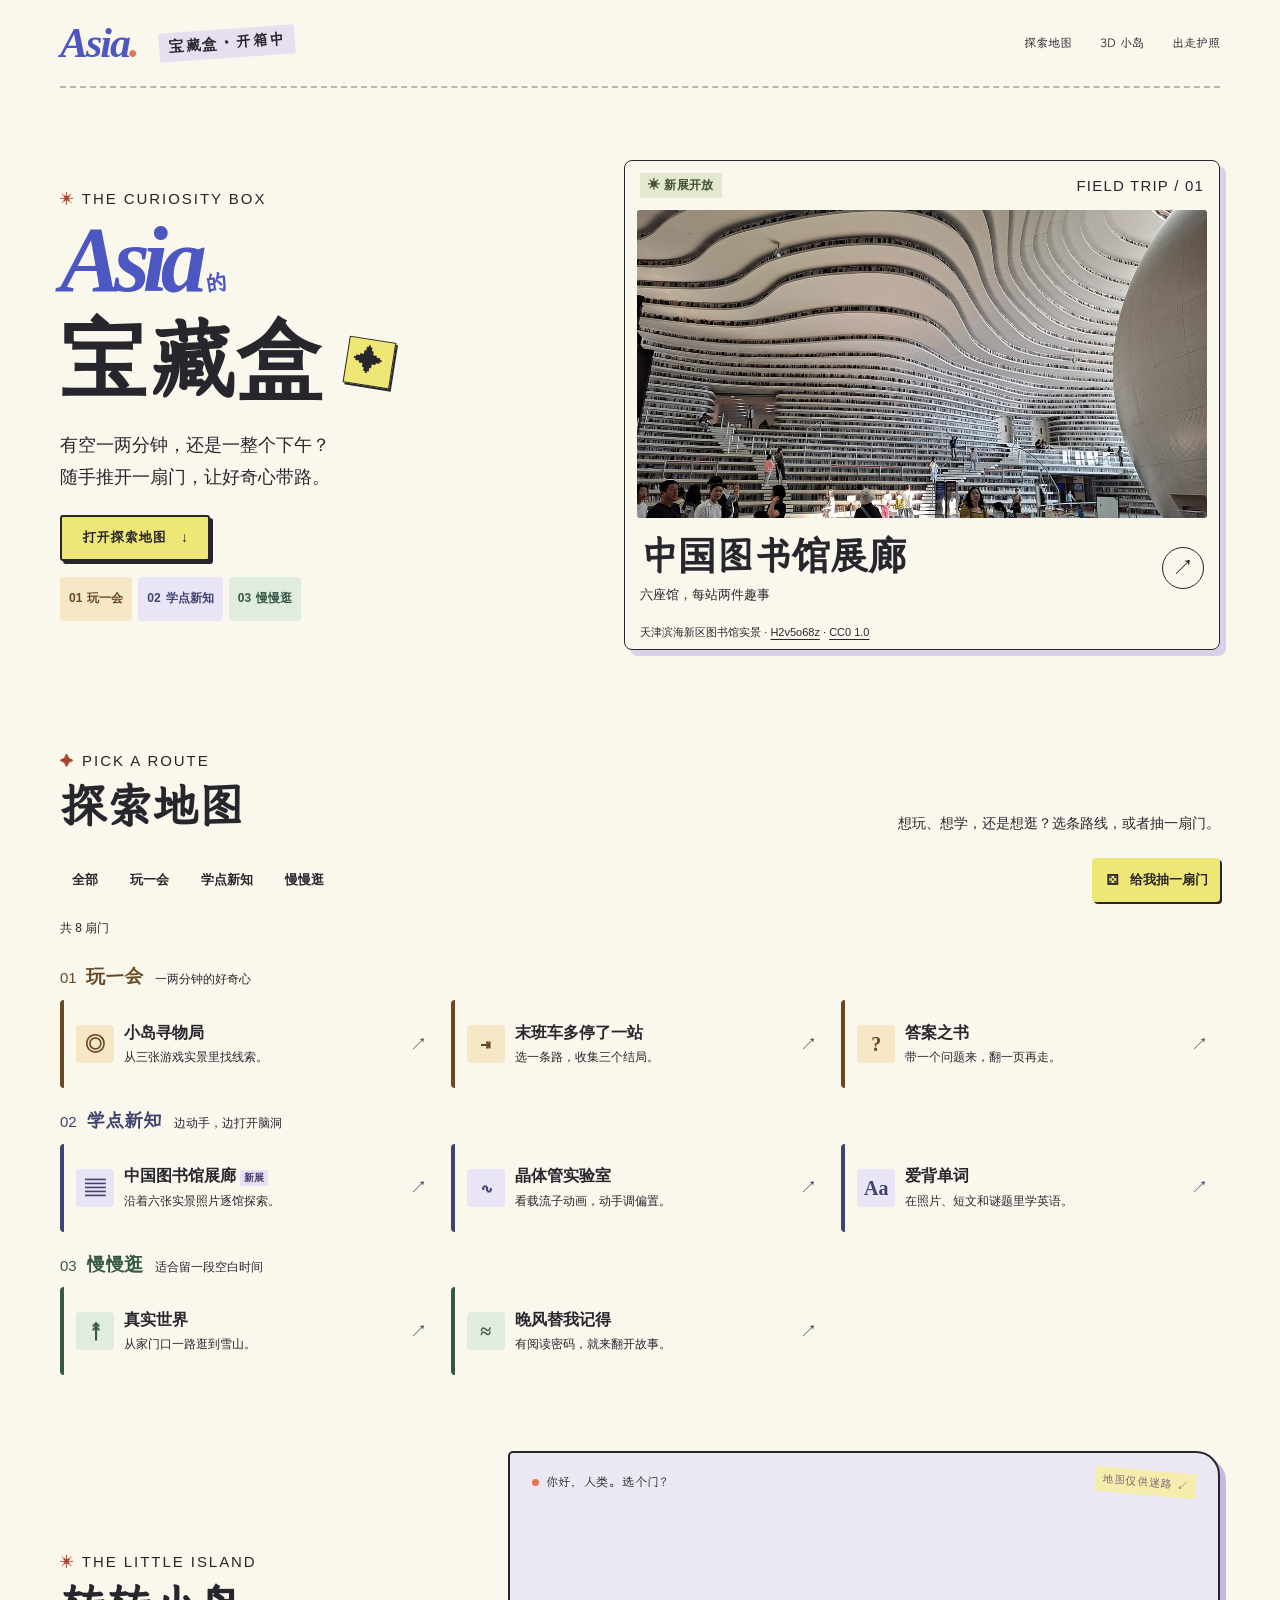
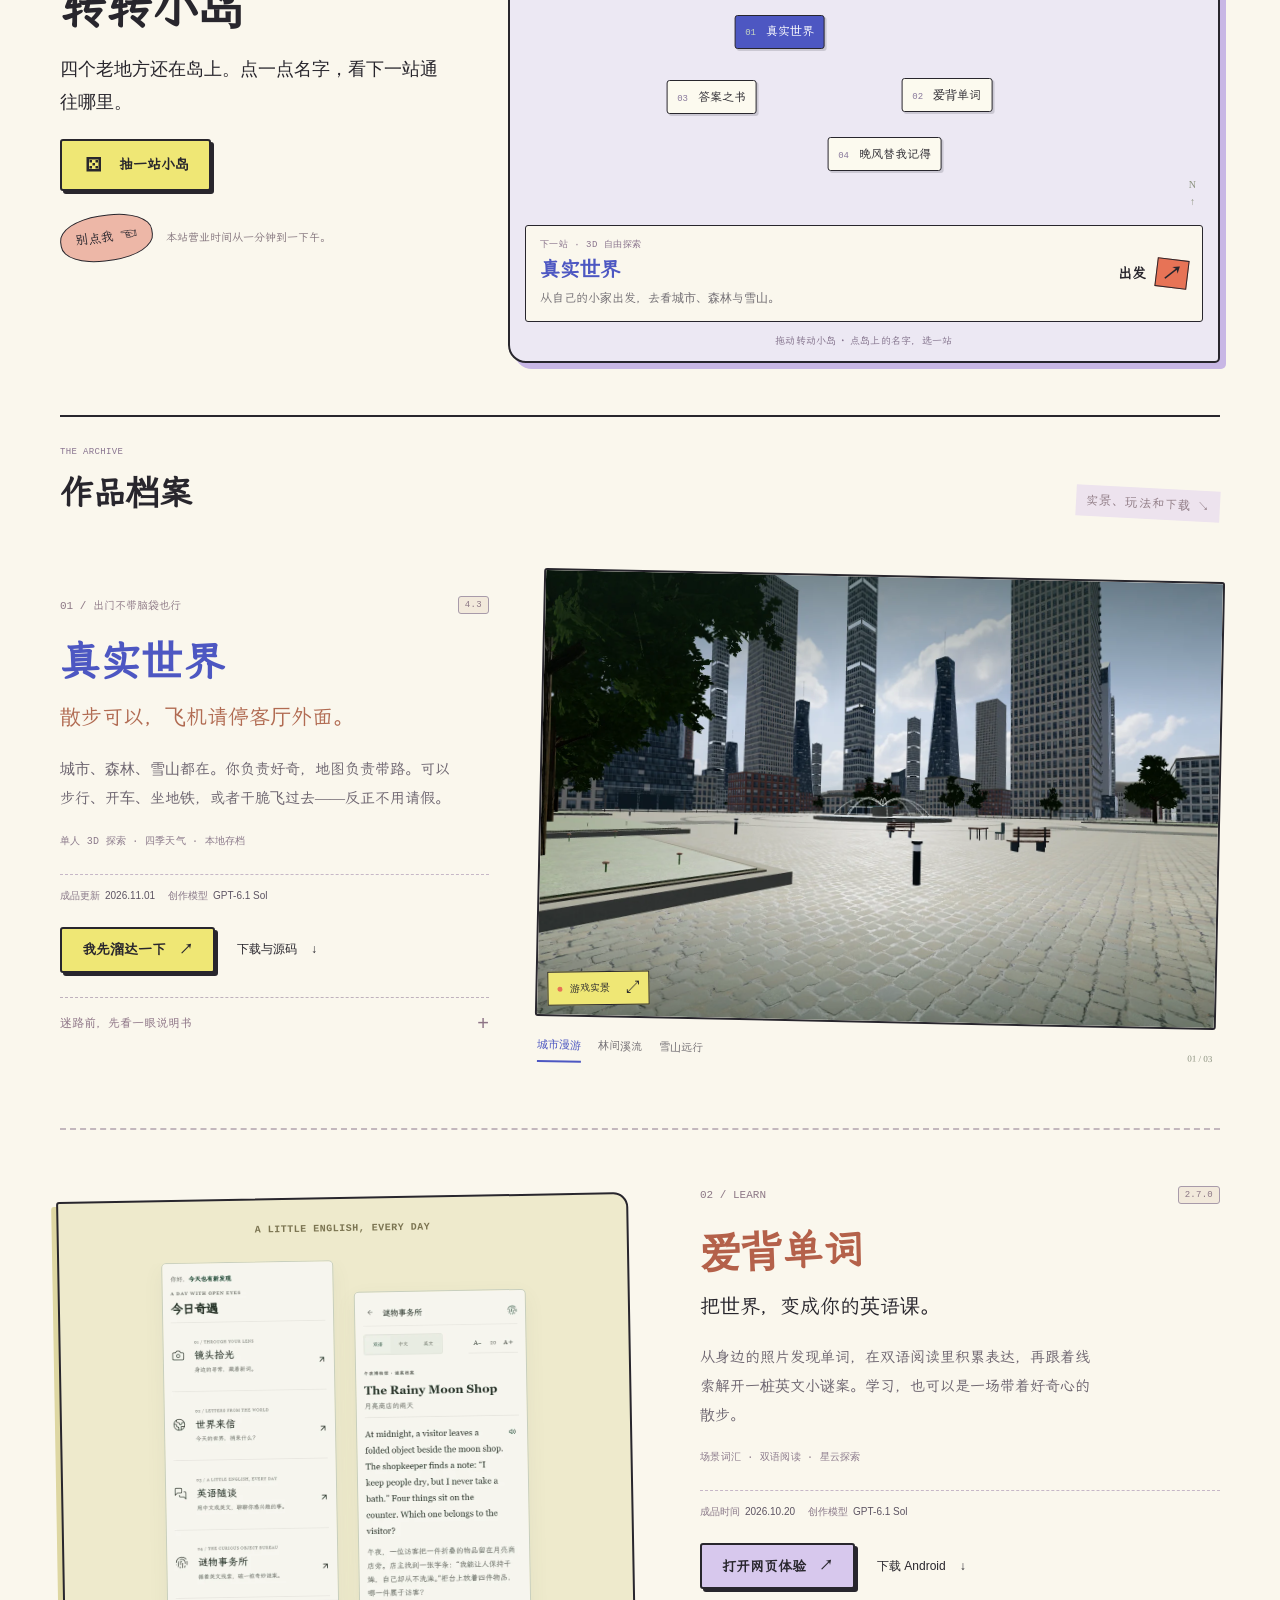
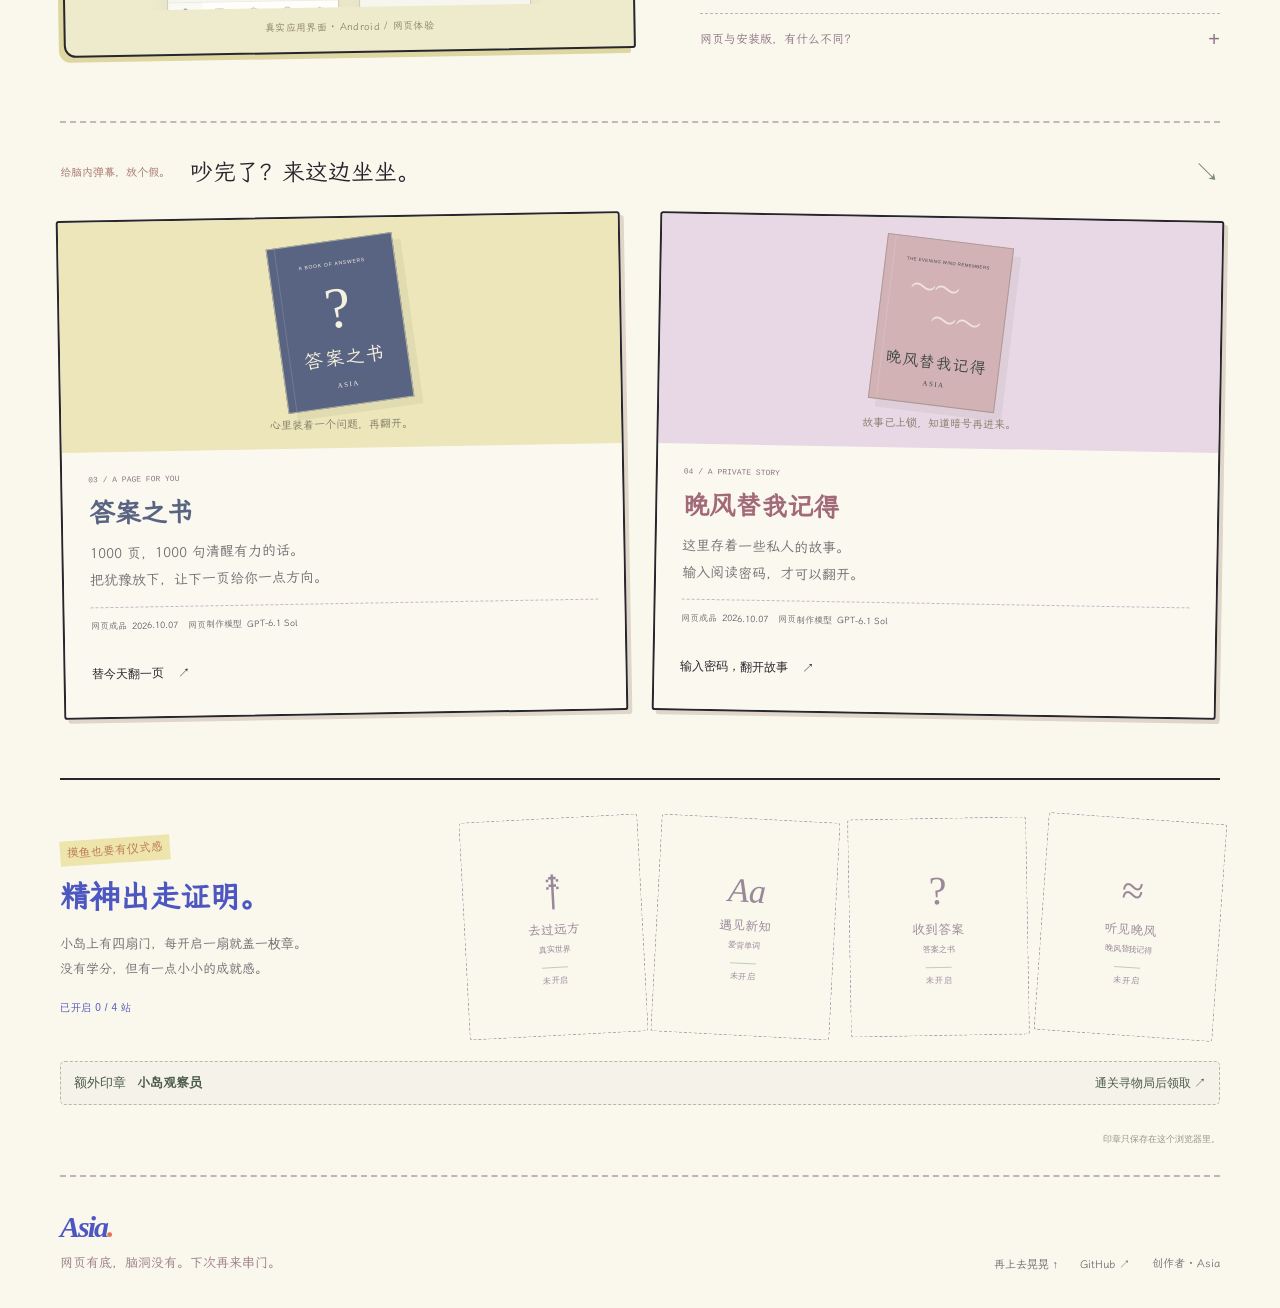
<file: index.html>
<!doctype html>
<html lang="zh-CN">
<head>
  <meta charset="utf-8">
  <meta name="viewport" content="width=device-width, initial-scale=1">
  <meta name="theme-color" content="#f5f2e9">
  <meta name="description" content="打开 Asia 的宝藏盒，沿三条路线找小游戏、互动学习和可慢慢逛的作品。新展「中国图书馆展廊」已开放。">
  <title>Asia的宝藏盒 · 允许合理摸鱼</title>
  <link rel="icon" href="./answer-book/favicon.svg" type="image/svg+xml">
  <link rel="stylesheet" href="./portfolio.css">
  <link rel="stylesheet" href="./playful.css">
  <link rel="stylesheet" href="./mini-games.css">
  <link rel="stylesheet" href="./explore.css">
  <script>if (/^#(?:chapter-\d+|cover)$/.test(location.hash)) location.replace('./wanfeng/' + location.search + location.hash);</script>
  <script src="./portfolio.js" defer></script>
  <script src="./explore.js" defer></script>
  <script src="./island.js" type="module"></script>
</head>
<body>
  <a class="skip-link" href="#explore">跳到探索地图</a>
  <header class="site-header wrap">
    <a class="brand" href="./" aria-label="Asia的宝藏盒首页"><span class="signature">Asia<span class="signature-dot">.</span></span><span class="brand-caption">宝藏盒 · 开箱中</span></a>
    <nav class="top-nav" aria-label="页面导航"><a href="#explore">探索地图</a><a href="#island">3D 小岛</a><a href="#passport">出走护照</a></nav>
  </header>
  <main>
    <section class="arrival wrap" aria-labelledby="hero-title">
      <div class="arrival-copy">
        <p class="route-eyebrow"><span aria-hidden="true">✳</span> THE CURIOSITY BOX</p>
        <h1 id="hero-title"><span class="arrival-asia">Asia<span> 的</span></span><span class="arrival-title">宝藏盒<span aria-hidden="true">✦</span></span></h1>
        <p class="arrival-description">有空一两分钟，还是一整个下午？<br>随手推开一扇门，让好奇心带路。</p>
        <a class="button button-dark arrival-button" href="#explore">打开探索地图 <span aria-hidden="true">↓</span></a>
        <nav class="arrival-routes" aria-label="快速选路线">
          <a class="route-play" href="#mini-games" data-route-shortcut="play"><span aria-hidden="true">01</span> 玩一会</a>
          <a class="route-learn" href="#learning" data-route-shortcut="learn"><span aria-hidden="true">02</span> 学点新知</a>
          <a class="route-wander" href="#wandering" data-route-shortcut="wander"><span aria-hidden="true">03</span> 慢慢逛</a>
        </nav>
      </div>
      <figure class="feature-ticket">
        <div class="feature-label"><span><span aria-hidden="true">✳</span> 新展开放</span><span>FIELD TRIP / 01</span></div>
        <a class="feature-link" href="./library-gallery/">
          <img src="./library-gallery/tianjin.jpg" alt="天津滨海新区图书馆的波浪形中庭书架" width="1120" height="840" fetchpriority="high">
          <div class="feature-copy"><div><strong>中国图书馆展廊</strong><span>六座馆，每站两件趣事</span></div><span class="feature-arrow" aria-hidden="true">↗</span></div>
        </a>
        <figcaption>天津滨海新区图书馆实景 · <a href="https://commons.wikimedia.org/wiki/File:Tianjin_Binhai_Library_2.jpg">H2v5o68z</a> · <a href="https://creativecommons.org/publicdomain/zero/1.0/">CC0 1.0</a></figcaption>
      </figure>
    </section>
    <section id="explore" class="route-map wrap" aria-labelledby="explore-title">
      <div class="route-heading">
        <div><p class="route-eyebrow"><span aria-hidden="true">✦</span> PICK A ROUTE</p><h2 id="explore-title">探索地图</h2></div>
        <p>想玩、想学，还是想逛？选条路线，或者抽一扇门。</p>
      </div>
      <div class="route-controls" id="route-controls" hidden>
        <div class="route-filters" aria-label="筛选路线" role="group">
          <button type="button" data-route="all" aria-pressed="true">全部</button>
          <button type="button" data-route="play" aria-pressed="false">玩一会</button>
          <button type="button" data-route="learn" aria-pressed="false">学点新知</button>
          <button type="button" data-route="wander" aria-pressed="false">慢慢逛</button>
        </div>
        <button class="route-draw" id="route-draw" type="button"><span aria-hidden="true">⚄</span> 给我抽一扇门</button>
      </div>
      <div class="route-feedback">
        <p id="route-count" aria-live="polite">共 8 扇门</p>
        <p><span id="draw-name" role="status"></span> <a id="draw-link" href="" hidden>出发 <span aria-hidden="true">↗</span></a></p>
      </div>
      <section id="mini-games" class="route-group route-play" data-route-group="play" aria-labelledby="mini-games-title">
        <div class="route-group-heading"><span aria-hidden="true">01</span><h3 id="mini-games-title">玩一会</h3><p>一两分钟的好奇心</p></div>
        <div class="route-cards">
          <a class="route-card" href="./island-hunt.html">
            <span class="card-stamp" aria-hidden="true">◎</span><span class="card-copy"><strong>小岛寻物局</strong><span>从三张游戏实景里找线索。</span></span><span class="card-arrow" aria-hidden="true">↗</span>
          </a>
          <a class="route-card" href="./last-train.html">
            <span class="card-stamp" aria-hidden="true">⇥</span><span class="card-copy"><strong>末班车多停了一站</strong><span>选一条路，收集三个结局。</span></span><span class="card-arrow" aria-hidden="true">↗</span>
          </a>
          <a class="route-card" href="./answer-book/" data-visit="2">
            <span class="card-stamp" aria-hidden="true">?</span><span class="card-copy"><strong>答案之书</strong><span>带一个问题来，翻一页再走。</span></span><span class="card-arrow" aria-hidden="true">↗</span>
          </a>
        </div>
      </section>
      <section id="learning" class="route-group route-learn" data-route-group="learn" aria-labelledby="learning-title">
        <div class="route-group-heading"><span aria-hidden="true">02</span><h3 id="learning-title">学点新知</h3><p>边动手，边打开脑洞</p></div>
        <div class="route-cards">
          <a class="route-card" href="./library-gallery/">
            <span class="card-stamp" aria-hidden="true">▤</span><span class="card-copy"><strong>中国图书馆展廊 <small>新展</small></strong><span>沿着六张实景照片逐馆探索。</span></span><span class="card-arrow" aria-hidden="true">↗</span>
          </a>
          <a class="route-card" href="./transistor-lab/">
            <span class="card-stamp" aria-hidden="true">∿</span><span class="card-copy"><strong>晶体管实验室</strong><span>看载流子动画，动手调偏置。</span></span><span class="card-arrow" aria-hidden="true">↗</span>
          </a>
          <a class="route-card" href="./aibei/" data-visit="1">
            <span class="card-stamp" aria-hidden="true">Aa</span><span class="card-copy"><strong>爱背单词</strong><span>在照片、短文和谜题里学英语。</span></span><span class="card-arrow" aria-hidden="true">↗</span>
          </a>
        </div>
      </section>
      <section id="wandering" class="route-group route-wander" data-route-group="wander" aria-labelledby="wandering-title">
        <div class="route-group-heading"><span aria-hidden="true">03</span><h3 id="wandering-title">慢慢逛</h3><p>适合留一段空白时间</p></div>
        <div class="route-cards">
          <a class="route-card" href="./earth-universe/" data-visit="0">
            <span class="card-stamp" aria-hidden="true">↟</span><span class="card-copy"><strong>真实世界</strong><span>从家门口一路逛到雪山。</span></span><span class="card-arrow" aria-hidden="true">↗</span>
          </a>
          <a class="route-card" href="./wanfeng/" data-visit="3">
            <span class="card-stamp" aria-hidden="true">≈</span><span class="card-copy"><strong>晚风替我记得</strong><span>有阅读密码，就来翻开故事。</span></span><span class="card-arrow" aria-hidden="true">↗</span>
          </a>
        </div>
      </section>
    </section>
    <section id="island" class="island-route wrap" aria-labelledby="island-title">
      <div class="island-route-copy">
        <p class="route-eyebrow"><span aria-hidden="true">✳</span> THE LITTLE ISLAND</p>
        <h2 id="island-title">转转小岛</h2>
        <p>四个老地方还在岛上。点一点名字，看下一站通往哪里。</p>
        <button class="button button-dark" id="random-stop" type="button"><span class="dice" aria-hidden="true">⚄</span> 抽一站小岛</button>
        <div class="nonsense-row"><button id="nonsense-button" type="button" class="nonsense-button">别点我 <span aria-hidden="true">☜</span></button><p class="small-note" id="curiosity-mood">本站营业时间从一分钟到一下午。</p></div>
      </div>
      <div class="island-experience">
        <div class="map-topline"><span><i class="live-dot" aria-hidden="true"></i> 你好，人类。选个门？</span><span class="map-coordinate">地图仅供迷路 ↙</span></div>
        <div id="island-viewport" class="island-viewport" aria-label="四座作品小岛的互动导航">
          <canvas id="island-canvas" aria-hidden="true"></canvas>
          <div class="map-fallback" aria-hidden="true"><span class="fallback-island island-a">山川与城市</span><span class="fallback-island island-b">字母与新知</span><span class="fallback-island island-c">一页答案</span><span class="fallback-island island-d">晚风与故事</span></div>
          <button class="island-label stop-0 selected" data-stop="0" type="button" aria-pressed="true"><span>01</span> 真实世界</button>
          <button class="island-label stop-1" data-stop="1" type="button" aria-pressed="false"><span>02</span> 爱背单词</button>
          <button class="island-label stop-2" data-stop="2" type="button" aria-pressed="false"><span>03</span> 答案之书</button>
          <button class="island-label stop-3" data-stop="3" type="button" aria-pressed="false"><span>04</span> 晚风替我记得</button>
          <span class="map-compass" aria-hidden="true">N<br>↑</span>
        </div>
        <div class="destination" aria-live="polite" aria-atomic="true"><div><span class="destination-caption" id="destination-type">下一站 · 3D 自由探索</span><strong id="destination-name">真实世界</strong><p id="destination-description">从自己的小家出发，去看城市、森林与雪山。</p></div><a id="destination-link" href="./earth-universe/" class="destination-go" data-visit="0" aria-label="进入真实世界">出发 <span aria-hidden="true">↗</span></a></div>
        <p class="map-instruction" id="map-instruction">点一点岛上的名字，挑一段旅程</p>
      </div>
    </section>
    <section id="works" class="works wrap" aria-labelledby="works-title">
      <div class="section-heading"><div><p class="eyebrow">THE ARCHIVE</p><h2 id="works-title">作品档案</h2></div><span class="section-aside">实景、玩法和下载 ↘</span></div>
      <article class="game-work" id="world" aria-labelledby="world-title">
        <div class="work-copy"><div class="work-number"><span>01 / 出门不带脑袋也行</span><span class="edition">4.3</span></div><h3 id="world-title">真实世界</h3><p class="work-subtitle">散步可以，飞机请停客厅外面。</p><p class="work-description">城市、森林、雪山都在。你负责好奇，地图负责带路。可以步行、开车、坐地铁，或者干脆飞过去——反正不用请假。</p><p class="work-facts">单人 3D 探索 · 四季天气 · 本地存档</p><p class="project-provenance"><span>成品更新 <b><time datetime="2026-11-01">2026.11.01</time></b></span><span>创作模型 <b>GPT-6.1 Sol</b></span></p><div class="work-actions"><a class="button button-dark" href="./earth-universe/" data-visit="0">我先溜达一下 <span aria-hidden="true">↗</span></a><a class="text-link" href="https://github.com/byasia/byasia.github.io/releases/tag/works-2026-11-01">下载与源码 <span aria-hidden="true">↓</span></a></div><details class="work-guide"><summary>迷路前，先看一眼说明书 <span aria-hidden="true">+</span></summary><div><p><kbd>W</kbd><kbd>A</kbd><kbd>S</kbd><kbd>D</kbd> 移动，鼠标观察，<kbd>F</kbd> 现场互动。</p><p><kbd>Tab</kbd> 打开交通、地图与天气；<kbd>Esc</kbd> 暂停。推荐在开启硬件加速的电脑浏览器游玩。</p><p>首次进入需要载入三维资源，可在游戏内选择更适合设备的画质。</p></div></details></div>
        <div class="game-gallery"><button type="button" class="scene-image-button" id="enlarge-scene" aria-label="放大当前游戏实景截图"><img id="game-scene" src="./portfolio-media/world-city.webp" alt="真实世界游戏实景：广场喷泉与城市天际线" width="1440" height="900" loading="lazy"><span class="image-corner"><span class="live-dot" aria-hidden="true"></span> 游戏实景 <span aria-hidden="true">⤢</span></span></button><div class="scene-bottom"><div class="scene-tabs" aria-label="选择游戏实景"><button type="button" data-scene="0" aria-pressed="true">城市漫游</button><button type="button" data-scene="1" aria-pressed="false">林间溪流</button><button type="button" data-scene="2" aria-pressed="false">雪山远行</button></div><span id="scene-counter" aria-hidden="true">01 / 03</span></div><p class="image-error" id="scene-error" hidden>这张风景暂时没有加载出来。<button type="button" id="retry-scene">再看一次</button></p></div>
      </article>
      <article class="learning-work" id="learn" aria-labelledby="learn-title">
        <div class="learning-preview"><span class="preview-caption">A LITTLE ENGLISH, EVERY DAY</span><div class="app-screens"><figure class="phone-screen main-screen"><img src="./portfolio-media/aibei-today.webp" alt="爱背单词今日奇遇页面，包含镜头拾光、世界来信、英语随谈与谜物事务所" width="390" height="844" loading="lazy"><figcaption>从日常出发</figcaption></figure><figure class="phone-screen side-screen"><img src="./portfolio-media/aibei-mystery.webp" alt="爱背单词谜物事务所，阅读英文线索并猜测物件" width="390" height="844" loading="lazy"><figcaption>让好奇带路</figcaption></figure></div><span class="preview-footnote">真实应用界面 · Android / 网页体验</span></div>
        <div class="work-copy"><div class="work-number"><span>02 / LEARN</span><span class="edition">2.7.0</span></div><h3 id="learn-title">爱背单词</h3><p class="work-subtitle">把世界，变成你的英语课。</p><p class="work-description">从身边的照片发现单词，在双语阅读里积累表达，再跟着线索解开一桩英文小谜案。学习，也可以是一场带着好奇心的散步。</p><p class="work-facts">场景词汇 · 双语阅读 · 星云探索</p><p class="project-provenance"><span>成品时间 <b><time datetime="2026-10-20">2026.10.20</time></b></span><span>创作模型 <b>GPT-6.1 Sol</b></span></p><div class="work-actions"><a class="button button-dark" href="./aibei/" data-visit="1">打开网页体验 <span aria-hidden="true">↗</span></a><a class="text-link" href="https://github.com/byasia/byasia.github.io/releases/download/works-2026-11-01/aibei-2.7.0.apk" data-visit="1">下载 Android <span aria-hidden="true">↓</span></a></div><details class="work-guide"><summary>网页与安装版，有什么不同？ <span aria-hidden="true">+</span></summary><div><p>网页可体验内置词汇、阅读、学习记录与星云探索。离线自然语音、实时新闻等原生功能请使用 Android 安装版。</p><p>AI 拍照识词、随谈与生成谜案需要在设置中填写自己的 DeepSeek API Key，可能产生服务商费用。无需 Key 也能浏览内置学习内容。</p><p>Android 安装包约 432 MB；已有用户请覆盖安装，保留学习数据。</p><a href="https://github.com/byasia/byasia.github.io/releases/tag/works-2026-11-01">查看完整说明与校验信息 <span aria-hidden="true">↗</span></a></div></details></div>
      </article>
      <div class="reading-heading"><span class="eyebrow">给脑内弹幕，放个假。</span><p>吵完了？来这边坐坐。</p><span aria-hidden="true">↘</span></div>
      <div class="reading-works" id="read">
        <article class="reading-work answer-work"><a class="book-art answer-art" href="./answer-book/" data-visit="2" aria-label="翻开答案之书"><span class="book-cover"><small>A BOOK OF ANSWERS</small><span class="cover-question" aria-hidden="true">?</span><strong>答案之书</strong><span class="cover-author">ASIA</span></span><span class="book-art-hint">心里装着一个问题，再翻开。</span></a><div class="reading-copy"><span class="work-number">03 / A PAGE FOR YOU</span><h3>答案之书</h3><p>1000 页，1000 句清醒有力的话。<br>把犹豫放下，让下一页给你一点方向。</p><p class="project-provenance"><span>网页成品 <b><time datetime="2026-10-07">2026.10.07</time></b></span><span>网页制作模型 <b>GPT-6.1 Sol</b></span></p><a class="text-link" href="./answer-book/" data-visit="2">替今天翻一页 <span aria-hidden="true">↗</span></a></div></article>
        <article class="reading-work novel-work"><a class="book-art novel-art" href="./wanfeng/" data-visit="3" aria-label="阅读晚风替我记得"><span class="book-cover"><small>THE EVENING WIND REMEMBERS</small><span class="wind-lines" aria-hidden="true">～～<br>　～～</span><strong>晚风替我记得</strong><span class="cover-author">ASIA</span></span><span class="book-art-hint">故事已上锁，知道暗号再进来。</span></a><div class="reading-copy"><span class="work-number">04 / A PRIVATE STORY</span><h3>晚风替我记得</h3><p>这里存着一些私人的故事。<br>输入阅读密码，才可以翻开。</p><p class="project-provenance"><span>网页成品 <b><time datetime="2026-10-07">2026.10.07</time></b></span><span>网页制作模型 <b>GPT-6.1 Sol</b></span></p><a class="text-link" href="./wanfeng/" data-visit="3">输入密码，翻开故事 <span aria-hidden="true">↗</span></a></div></article>
      </div>
    </section>
    <section class="passport-section wrap" id="passport" aria-labelledby="passport-title"><div class="passport-intro"><p class="eyebrow">摸鱼也要有仪式感</p><h2 id="passport-title">精神出走证明。</h2><p>小岛上有四扇门，每开启一扇就盖一枚章。<br>没有学分，但有一点小小的成就感。</p><span class="passport-progress" id="passport-progress" aria-live="polite">已开启 0 / 4 站</span></div><div class="passport-stamps" aria-label="已开启的作品"><a class="stamp stamp-world" href="./earth-universe/" data-visit="0"><span class="stamp-symbol" aria-hidden="true">↟</span><span>去过远方</span><small>真实世界</small><span class="stamp-state">未开启</span></a><a class="stamp stamp-english" href="./aibei/" data-visit="1"><span class="stamp-symbol stamp-abc" aria-hidden="true">Aa</span><span>遇见新知</span><small>爱背单词</small><span class="stamp-state">未开启</span></a><a class="stamp stamp-answer" href="./answer-book/" data-visit="2"><span class="stamp-symbol" aria-hidden="true">?</span><span>收到答案</span><small>答案之书</small><span class="stamp-state">未开启</span></a><a class="stamp stamp-novel" href="./wanfeng/" data-visit="3"><span class="stamp-symbol" aria-hidden="true">≈</span><span>听见晚风</span><small>晚风替我记得</small><span class="stamp-state">未开启</span></a></div>
      <a class="mini-passport-stamp" id="hunt-passport-stamp" href="./island-hunt.html">
        <span>额外印章</span><strong>小岛观察员</strong><small id="hunt-passport-status">通关寻物局后领取 ↗</small>
      </a>
      <p class="passport-note" id="passport-note">印章只保存在这个浏览器里。<button type="button" id="reset-passport" hidden>重新出发</button></p>
    </section>
  </main>
  <footer class="site-footer wrap"><div><a class="signature" href="./">Asia<span class="signature-dot">.</span></a><p>网页有底，脑洞没有。下次再来串门。</p></div><div class="footer-links"><a href="#hero-title">再上去晃晃 ↑</a><a href="https://github.com/byasia/byasia.github.io">GitHub ↗</a><span>创作者 · Asia</span></div></footer>
  <dialog id="scene-dialog" aria-labelledby="scene-dialog-title"><div class="dialog-heading"><h2 id="scene-dialog-title">真实世界 · 游戏实景</h2><button type="button" id="close-scene" aria-label="关闭截图">×</button></div><img id="dialog-scene" alt="" width="1440" height="900"></dialog>
  <div class="toast" id="portfolio-toast" role="status" aria-live="polite"></div>
  <noscript><p class="noscript-note wrap">随机抽门、小岛互动和护照需要 JavaScript。探索地图上的作品链接可以直接打开。</p></noscript>
</body>
</html>
</file>
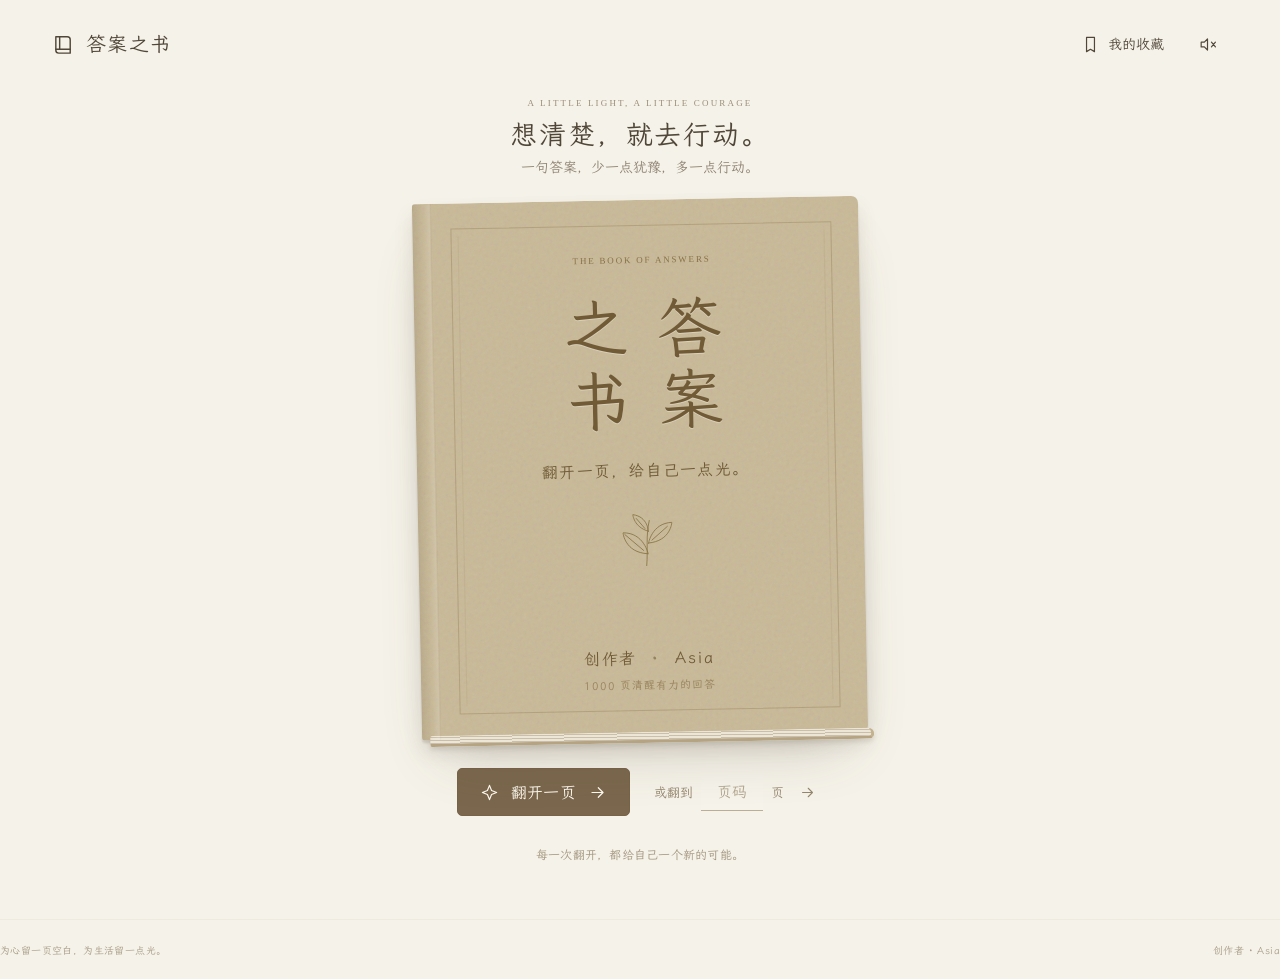
<file: answer-book/index.html>
<!doctype html>
<html lang="zh-CN"><head><meta charset="utf-8"><meta name="viewport" content="width=device-width,initial-scale=1"><meta name="theme-color" content="#e9e2d6"><meta name="description" content="翻开一页，给自己一点光。Asia 创作的答案之书，1000页清醒有力的短句，每页一句，少一点犹豫，多一点行动。"><title>答案之书 · Asia</title><link rel="icon" href="./favicon.svg" type="image/svg+xml"><link rel="preload" href="./assets/WenKai.woff2" as="font" type="font/woff2" crossorigin><link rel="stylesheet" href="./style.css"><script defer src="./assets/app.js"></script></head>
<body><div id="root"><main class="boot"><p>答案之书</p><span>正在轻轻翻开……</span></main></div><noscript><p class="boot">请开启浏览器的 JavaScript，即可翻阅答案之书。</p></noscript><script>window.addEventListener('error',function(e){if(e.target&&e.target.tagName==='SCRIPT'){document.getElementById('root').innerHTML='<main class="boot"><p>书页暂时没有打开</p><span>请确认网站文件完整，刷新后再试。</span><button onclick="location.reload()">重新打开</button></main>'}},true)</script></body></html>
</file>
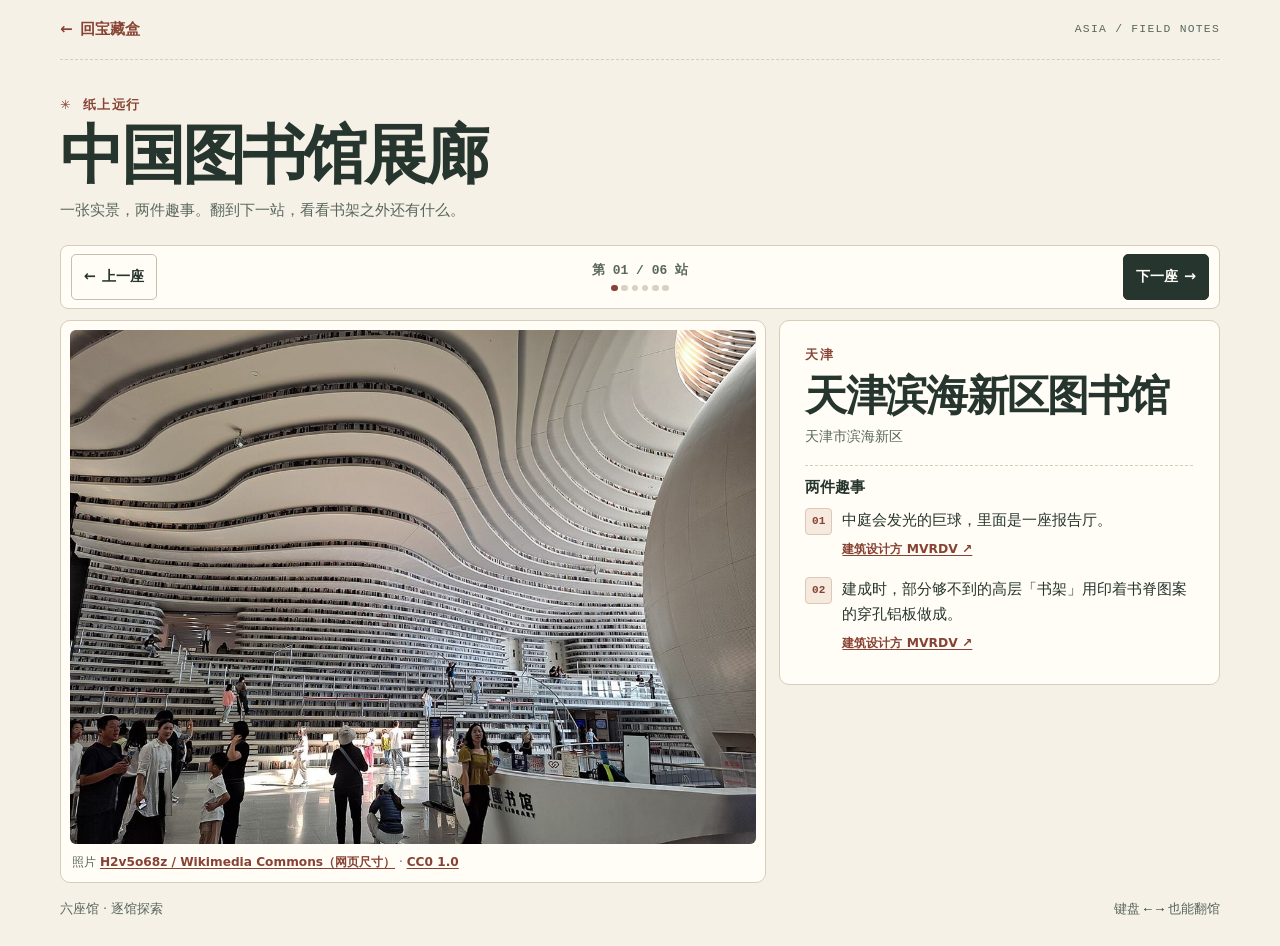
<file: library-gallery/index.html>
<!doctype html>
<html lang="zh-CN">
<head>
  <meta charset="utf-8">
  <meta name="viewport" content="width=device-width, initial-scale=1">
  <meta name="theme-color" content="#f6f1e6">
  <meta name="description" content="一次逛一座，从真实照片和两条有出处的趣事认识六座中国图书馆。">
  <title>中国图书馆展廊 · Asia 的宝藏盒</title>
  <link rel="icon" href="../answer-book/favicon.svg" type="image/svg+xml">
  <link rel="stylesheet" href="./gallery.css">
  <script type="module" src="./gallery.js"></script>
</head>
<body>
  <a class="skip-link" href="#main">跳到展廊</a>
  <header class="masthead shell">
    <a href="../#learning" class="return-link"><span aria-hidden="true">←</span> 回宝藏盒</a>
    <span class="masthead-label">ASIA / FIELD NOTES</span>
  </header>
  <main id="main" class="shell">
    <div class="intro">
      <p class="eyebrow"><span aria-hidden="true">✳</span> 纸上远行</p>
      <h1>中国图书馆展廊</h1>
      <p>一张实景，两件趣事。翻到下一站，看看书架之外还有什么。</p>
    </div>
    <div id="gallery" hidden>
      <nav class="journey" aria-label="逐馆导航">
        <button type="button" class="step" id="previous"><span aria-hidden="true">←</span> 上一座</button>
        <div class="journey-center">
          <span id="stop-number" class="stop-number"></span>
          <span class="route-marks" id="route-marks" aria-hidden="true"><i></i><i></i><i></i><i></i><i></i><i></i></span>
        </div>
        <button type="button" class="step next" id="next">下一座 <span aria-hidden="true">→</span></button>
      </nav>
      <article id="exhibit" class="exhibit" aria-labelledby="library-name">
        <figure class="photo">
          <div class="photo-frame" id="photo-frame" data-state="loading">
            <img id="library-photo" alt="" decoding="async">
            <p class="photo-status" id="photo-loading" role="status">正在打开实景照片…</p>
            <div class="photo-status" id="photo-error" hidden>
              <p>照片暂时没有加载出来。</p>
              <button class="step" type="button" id="photo-retry">重试照片</button>
            </div>
          </div>
          <figcaption>照片 <a id="photo-credit" href=""></a> <span aria-hidden="true">·</span> <a id="photo-license" href=""></a></figcaption>
        </figure>
        <div class="library-card">
          <p class="eyebrow library-kicker" id="library-city"></p>
          <h2 id="library-name"></h2>
          <p class="library-place" id="library-place"></p>
          <h3>两件趣事</h3>
          <ol class="facts" id="library-facts"></ol>
        </div>
      </article>
      <p id="announcement" class="visually-hidden" role="status"></p>
      <footer class="footer"><span>六座馆 · 逐馆探索</span><span>键盘 <kbd>←</kbd> <kbd>→</kbd> 也能翻馆</span></footer>
    </div>
    <noscript><p class="notice">请启用 JavaScript 后逐馆浏览照片与事实。</p></noscript>
  </main>
</body>
</html>
</file>
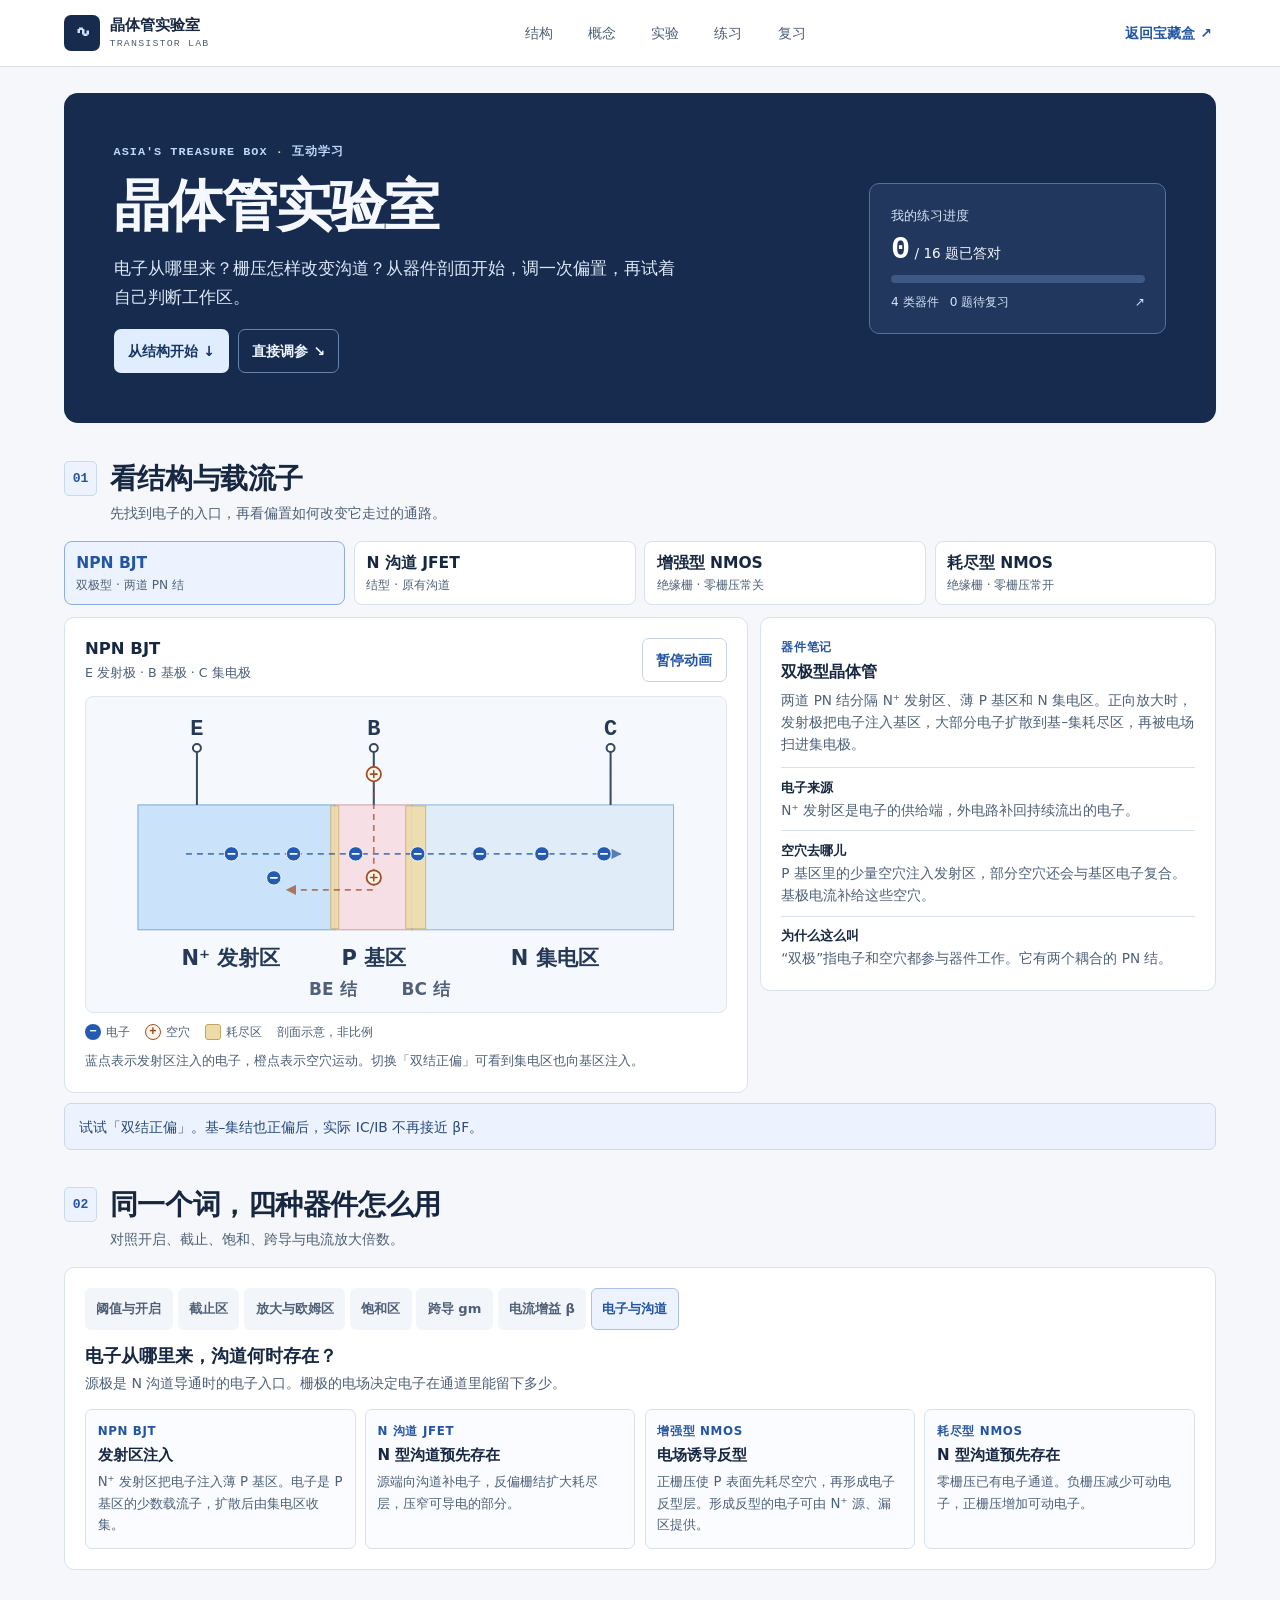
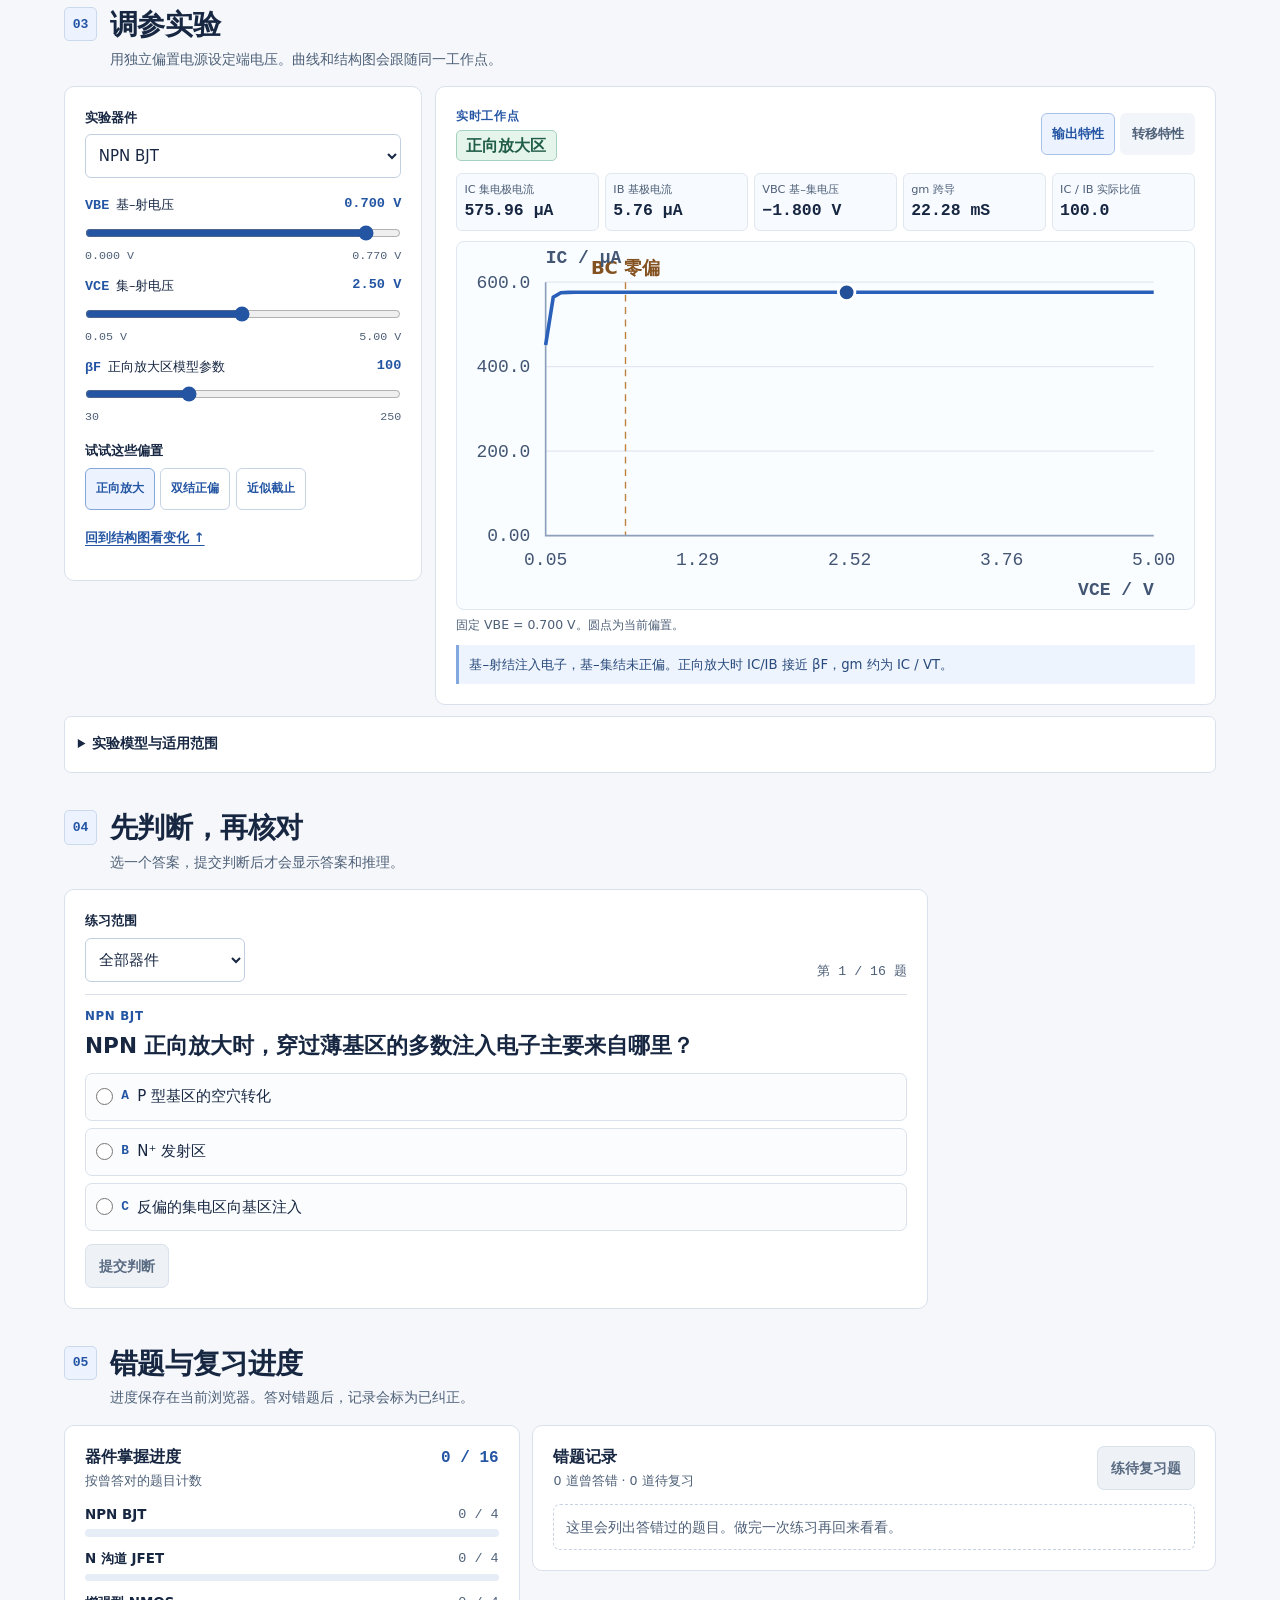
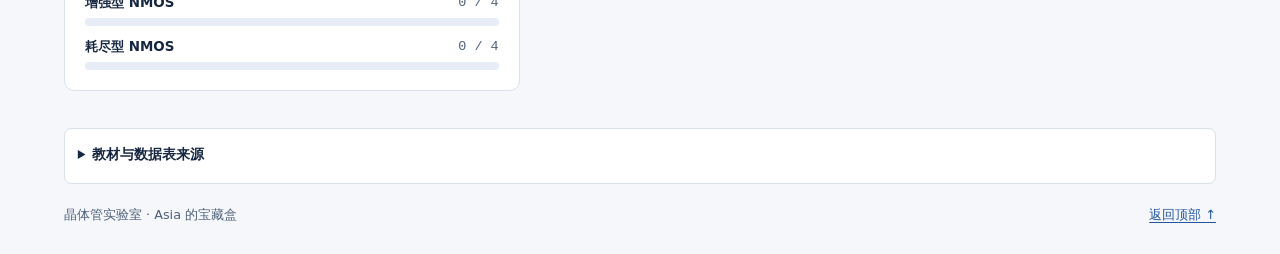
<file: transistor-lab/index.html>
<!doctype html>
<html lang="zh-CN">
<head>
  <meta charset="utf-8">
  <meta name="viewport" content="width=device-width, initial-scale=1">
  <meta name="theme-color" content="#f6f7fa">
  <meta name="description" content="用载流子动画、偏置实验和分步练习系统学习 NPN BJT、N 沟道 JFET、增强型与耗尽型 MOSFET。">
  <title>晶体管实验室 · Asia 的宝藏盒</title>
  <link rel="stylesheet" href="./lab.css">
  <script type="module" src="./app.js"></script>
</head>
<body>
  <a class="skip-link" href="#main">跳到学习内容</a>
  <header class="site-head">
    <div class="shell head-row">
      <a class="brand" href="#main"><span class="brand-mark" aria-hidden="true">∿</span><span>晶体管实验室<small>TRANSISTOR LAB</small></span></a>
      <nav class="main-nav" aria-label="课程导航">
        <a href="#structure">结构</a><a href="#compare">概念</a><a href="#experiment">实验</a><a href="#practice">练习</a><a href="#review">复习</a>
      </nav>
      <a class="home-link" href="https://byasia.github.io/#learning">返回宝藏盒 <span aria-hidden="true">↗</span></a>
    </div>
  </header>
  <main id="main" class="shell">
    <section class="intro" aria-labelledby="page-title">
      <div>
        <p class="eyebrow intro-eyebrow">ASIA'S TREASURE BOX <span>·</span> 互动学习</p>
        <h1 id="page-title">晶体管实验室</h1>
        <p class="intro-copy">电子从哪里来？栅压怎样改变沟道？从器件剖面开始，调一次偏置，再试着自己判断工作区。</p>
        <div class="intro-actions">
          <a class="button intro-primary" href="#structure">从结构开始 <span aria-hidden="true">↓</span></a>
          <a class="button intro-secondary" href="#experiment">直接调参 <span aria-hidden="true">↘</span></a>
        </div>
      </div>
      <a class="intro-progress" href="#review" aria-label="查看我的复习进度">
        <span class="intro-progress-label">我的练习进度</span>
        <span class="intro-progress-total"><strong id="hero-count">0</strong><span> / 16 题已答对</span></span>
        <progress id="hero-progress" aria-label="已答对题数" max="16" value="0"></progress>
        <span class="intro-progress-meta"><span>4 类器件</span><span id="hero-wrong">0 题待复习</span><span aria-hidden="true">↗</span></span>
      </a>
    </section>

    <noscript><p class="notice">结构动画、实验和练习需要启用 JavaScript。页面下方的教材和数据表链接仍可阅读。</p></noscript>
    <div id="course" hidden>
      <section class="lesson-section" id="structure" aria-labelledby="structure-title">
        <header class="section-head">
          <span class="section-number" aria-hidden="true">01</span>
          <div><h2 id="structure-title">看结构与载流子</h2><p>先找到电子的入口，再看偏置如何改变它走过的通路。</p></div>
        </header>
        <div class="device-picker" role="group" aria-label="选择要学习的器件">
          <button class="device-choice" type="button" data-device="bjt" aria-pressed="true"><strong>NPN BJT</strong><span>双极型 · 两道 PN 结</span></button>
          <button class="device-choice" type="button" data-device="jfet" aria-pressed="false"><strong>N 沟道 JFET</strong><span>结型 · 原有沟道</span></button>
          <button class="device-choice" type="button" data-device="mos" aria-pressed="false"><strong>增强型 NMOS</strong><span>绝缘栅 · 零栅压常关</span></button>
          <button class="device-choice" type="button" data-device="dmos" aria-pressed="false"><strong>耗尽型 NMOS</strong><span>绝缘栅 · 零栅压常开</span></button>
        </div>
        <div class="structure-layout">
          <figure class="surface structure-figure">
            <div class="panel-top">
              <div><h3 id="device-name"></h3><p id="device-terminals"></p></div>
              <button class="button small-button" type="button" id="animation-toggle" aria-pressed="false">暂停动画</button>
            </div>
            <div class="diagram" id="device-figure"></div>
            <figcaption class="legend">
              <span><i class="legend-electron" aria-hidden="true">−</i> 电子</span>
              <span><i class="legend-hole" aria-hidden="true">+</i> 空穴</span>
              <span><i class="legend-depletion" aria-hidden="true"></i> 耗尽区</span>
              <span>剖面示意，非比例</span>
            </figcaption>
            <p class="diagram-note" id="diagram-note"></p>
          </figure>
          <aside class="surface structure-notes" aria-labelledby="structure-note-title">
            <p class="eyebrow">器件笔记</p>
            <h3 id="structure-note-title"></h3>
            <p id="structure-summary"></p>
            <dl>
              <div><dt>电子来源</dt><dd id="structure-source"></dd></div>
              <div><dt>空穴去哪儿</dt><dd id="structure-holes"></dd></div>
              <div><dt>为什么这么叫</dt><dd id="structure-name"></dd></div>
            </dl>
          </aside>
        </div>
        <p class="notice structure-watch" id="structure-watch"></p>
      </section>

      <section class="lesson-section" id="compare" aria-labelledby="compare-title">
        <header class="section-head">
          <span class="section-number" aria-hidden="true">02</span>
          <div><h2 id="compare-title">同一个词，四种器件怎么用</h2><p>对照开启、截止、饱和、跨导与电流放大倍数。</p></div>
        </header>
        <div class="surface concept-panel">
          <div class="segmented concept-tabs" id="concept-tabs" role="group" aria-label="选择概念"></div>
          <div class="concept-intro"><h3 id="concept-title"></h3><p id="concept-takeaway"></p></div>
          <div class="concept-grid" id="concept-grid"></div>
        </div>
      </section>

      <section class="lesson-section" id="experiment" aria-labelledby="experiment-title">
        <header class="section-head">
          <span class="section-number" aria-hidden="true">03</span>
          <div><h2 id="experiment-title">调参实验</h2><p>用独立偏置电源设定端电压。曲线和结构图会跟随同一工作点。</p></div>
        </header>
        <div class="experiment-layout">
          <div class="surface controls-panel">
            <label class="field-label" for="lab-device">实验器件</label>
            <select id="lab-device"></select>
            <div class="bias-fields" id="bias-fields"></div>
            <p class="field-label presets-label">试试这些偏置</p>
            <div class="preset-grid" id="presets" role="group" aria-label="偏置预设"></div>
            <a class="text-link" href="#structure">回到结构图看变化 ↑</a>
          </div>
          <div class="surface chart-panel">
            <div class="panel-top chart-top">
              <div><p class="eyebrow">实时工作点</p><h3 id="live-region" class="region-pill" aria-live="polite"></h3></div>
              <div class="segmented chart-tabs" role="group" aria-label="曲线类型">
                <button type="button" data-curve="output" aria-pressed="true">输出特性</button>
                <button type="button" data-curve="transfer" aria-pressed="false">转移特性</button>
              </div>
            </div>
            <dl class="metrics" id="live-metrics" aria-label="计算结果"></dl>
            <figure class="curve-card">
              <div class="curve-figure" id="curve-figure"></div>
              <figcaption id="curve-caption"></figcaption>
            </figure>
            <p class="region-explanation" id="region-explanation"></p>
          </div>
        </div>
        <details class="model-details">
          <summary>实验模型与适用范围</summary>
          <div>
            <p><strong>BJT</strong> 采用室温 Ebers–Moll 模型，VT = 25.85 mV，IS = 10⁻¹⁵ A，反向 βR = 2。计算 IC、IB 和固定 VCE 时的 ∂IC/∂VBE。用 IC &lt; 1 μA 标示近似截止，VBC &gt; 0 且有明显 IC 时标示饱和。</p>
            <p><strong>FET</strong> 令 U = VGS − VTH，JFET 用 VGS(off) 代替 VTH。U ≤ 0 时 ID = 0。U &gt; 0 时令 v = min(VDS, U)，ID = K(Uv − v²/2)，gm = Kv。JFET 的 K = 2 × IDSS / VGS(off)²，IDSS 取 6 mA。两种 MOSFET 的 K 取 2 mA/V²，体端接源极。</p>
            <p>参数用于观察趋势。图中省略亚阈值电流、沟道长度调制、击穿、自热和寄生电容。载流子的大小、数量、位置和动画速度都是示意。</p>
          </div>
        </details>
      </section>

      <section class="lesson-section" id="practice" aria-labelledby="practice-title">
        <header class="section-head">
          <span class="section-number" aria-hidden="true">04</span>
          <div><h2 id="practice-title">先判断，再核对</h2><p>选一个答案，提交判断后才会显示答案和推理。</p></div>
        </header>
        <div class="surface practice-panel">
          <div class="practice-toolbar">
            <div><label class="field-label" for="quiz-scope">练习范围</label><select id="quiz-scope"></select></div>
            <p id="quiz-position" class="practice-position"></p>
          </div>
          <div id="quiz-body">
            <p class="eyebrow" id="quiz-device"></p>
            <h3 id="quiz-question" tabindex="-1"></h3>
            <fieldset id="quiz-options"><legend class="visually-hidden">选一个答案</legend><div id="option-list"></div></fieldset>
            <p class="quiz-feedback" id="quiz-feedback" aria-live="polite" hidden></p>
            <div class="quiz-actions">
              <button class="button primary-button" id="quiz-submit" type="button" disabled>提交判断</button>
              <button class="button primary-button" id="quiz-next" type="button" hidden>下一题 →</button>
              <button class="button small-button" id="quiz-restart" type="button" hidden>再练一遍</button>
            </div>
          </div>
          <div id="quiz-empty" class="quiz-empty" hidden>
            <h3>待复习的题已经清空</h3>
            <p>可以切回全部器件继续做新题，或者在复习区回看已纠正的错题。</p>
            <button class="button small-button" type="button" id="quiz-all">练习全部题目</button>
          </div>
        </div>
      </section>

      <section class="lesson-section" id="review" aria-labelledby="review-title">
        <header class="section-head">
          <span class="section-number" aria-hidden="true">05</span>
          <div><h2 id="review-title">错题与复习进度</h2><p id="storage-note">进度保存在当前浏览器。答对错题后，记录会标为已纠正。</p></div>
        </header>
        <div class="review-layout">
          <div class="surface review-progress">
            <div class="panel-top"><div><h3>器件掌握进度</h3><p>按曾答对的题目计数</p></div><strong id="progress-total"></strong></div>
            <div id="device-progress"></div>
          </div>
          <div class="surface review-mistakes">
            <div class="panel-top"><div><h3>错题记录</h3><p id="mistakes-total"></p></div><button class="button small-button" id="retry-mistakes" type="button" disabled>练待复习题</button></div>
            <div id="mistake-list"></div>
          </div>
        </div>
      </section>
    </div>

    <details class="model-details sources" id="sources">
      <summary>教材与数据表来源</summary>
      <ul>
        <li><a href="https://www.chu.berkeley.edu/wp-content/uploads/2020/01/Chenming-Hu_ch8-2.pdf">Chenming Hu · BJT 与 Ebers–Moll 模型</a></li>
        <li><a href="https://leachlegacy.ece.gatech.edu/ece3050/notes/jfet/thejfet.pdf">Georgia Tech · JFET 结构、Shockley 方程和跨导</a></li>
        <li><a href="https://www.ee.columbia.edu/~kinget/EE4303_S02/docs/MOS_Device_Physics_Tom_Lee.pdf">Tom Lee · MOS 物理与反型层的电子供给</a></li>
        <li><a href="https://ocw.mit.edu/courses/6-012-microelectronic-devices-and-circuits-fall-2009/resources/mit6_012f09_lec11/">MIT OpenCourseWare · MOSFET 大信号模型</a></li>
        <li><a href="https://www.microchip.com/content/dam/mchp/documents/OTH/ApplicationNotes/ApplicationNotes/AN-D66.pdf">Microchip AN-D66 · 耗尽型 MOSFET</a></li>
        <li><a href="https://www.ti.com/tw/lit/gpn/csd18532kcs">TI CSD18532KCS · 阈值和导通电阻的不同测试条件</a></li>
      </ul>
    </details>
    <footer class="foot"><span>晶体管实验室 · Asia 的宝藏盒</span><a href="#main">返回顶部 ↑</a></footer>
  </main>
</body>
</html>
</file>
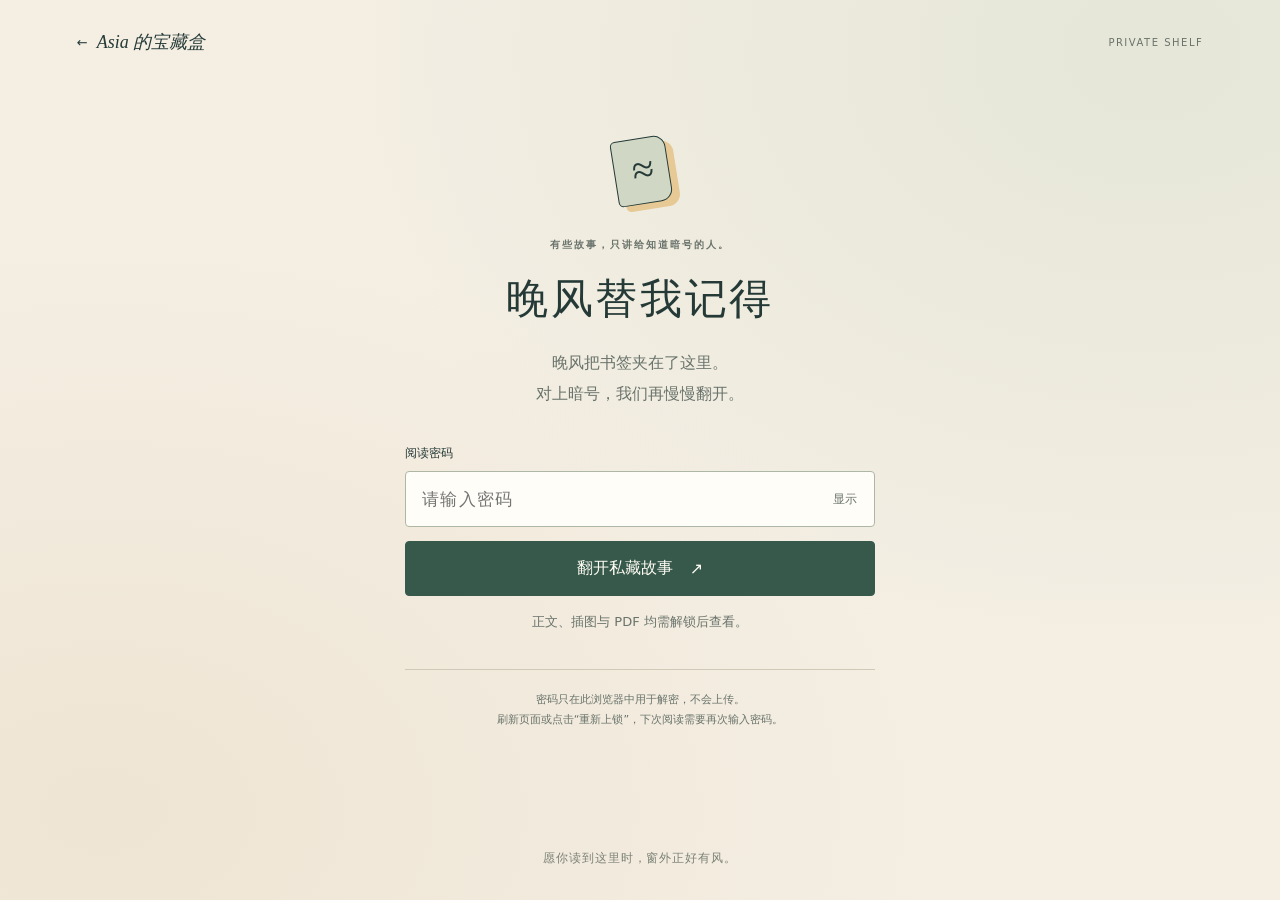
<file: wanfeng/index.html>
<!doctype html>
<html lang="zh-CN">
<head>
  <meta charset="utf-8">
  <meta name="viewport" content="width=device-width,initial-scale=1">
  <meta name="robots" content="noindex,nofollow,noarchive">
  <meta name="referrer" content="no-referrer">
  <meta name="theme-color" content="#f4eee3">
  <meta name="description" content="这是 Asia 的私藏故事。输入密码，再听晚风。">
  <meta http-equiv="Content-Security-Policy" content="default-src 'self'; script-src 'self' blob:; style-src 'self' 'unsafe-inline' blob:; img-src 'self' blob: data:; font-src blob:; connect-src 'self'; frame-src blob:; object-src blob:; base-uri 'none'; form-action 'none'">
  <title>晚风替我记得 · 私藏故事</title>
  <style>
    :root{color-scheme:light;--paper:#f4eee3;--ink:#253a37;--soft:#69736b;--green:#36594c;--line:#cfc9b8}*{box-sizing:border-box}body{margin:0;background:var(--paper);color:var(--ink);font-family:"Microsoft YaHei",system-ui,sans-serif;min-height:100dvh}button,input{font:inherit}a{color:inherit}button,a,input{-webkit-tap-highlight-color:transparent}button:focus-visible,a:focus-visible,input:focus-visible{outline:3px solid #d6a655;outline-offset:5px}[hidden]{display:none!important}.gate{min-height:100dvh;display:grid;grid-template-rows:auto 1fr auto;padding:30px clamp(20px,6vw,80px);background:radial-gradient(ellipse at 90% 6%,#d8e0ce88,transparent 50%),radial-gradient(ellipse at 8% 90%,#e4d2b455,transparent 50%)}.top{display:flex;justify-content:space-between;gap:20px;align-items:center;font-size:13px}.back{text-decoration:none;display:inline-flex;gap:9px;align-items:center}.mark{font-family:Georgia,serif;font-size:18px;font-style:italic}.private{letter-spacing:.15em;font-size:10px;color:var(--soft)}.card{width:min(100%,470px);margin:72px auto 58px;text-align:center}.illustration{height:82px;position:relative;margin:0 auto 30px;width:110px}.illustration:before{content:"";position:absolute;width:53px;height:64px;left:29px;top:12px;background:#d0d7c5;border:1.5px solid var(--ink);border-radius:5px 12px 12px 5px;transform:rotate(-9deg);box-shadow:7px 6px 0 #e6c994}.illustration:after{content:"≈";position:absolute;top:20px;left:47px;font:40px Georgia,serif;transform:rotate(-9deg)}.eyebrow{font-size:10px;font-weight:600;letter-spacing:.2em;color:var(--soft);margin:0 0 18px}h1{font-family:"Songti SC","Noto Serif SC","SimSun",serif;font-size:clamp(30px,7vw,42px);font-weight:500;letter-spacing:.06em;margin:0 0 18px;line-height:1.4}.intro{font-family:"Songti SC","SimSun",serif;font-size:16px;line-height:1.95;color:var(--soft);margin:0 0 36px}.field{text-align:left;margin-bottom:14px}.field label{display:block;font-size:12px;margin-bottom:9px}.input-wrap{position:relative}input{width:100%;border:1px solid #aeb7a5;background:#fffdf7;border-radius:4px;padding:16px 60px 16px 16px;font-size:17px;letter-spacing:.08em;color:var(--ink);min-height:56px}.reveal{position:absolute;right:9px;top:9px;min-height:38px;min-width:42px;font-size:12px;border:0;background:none;color:var(--soft);cursor:pointer}.unlock{border:1px solid var(--green);width:100%;border-radius:4px;background:var(--green);color:#fffcf3;min-height:55px;cursor:pointer;display:flex;align-items:center;justify-content:center;gap:17px}.unlock:hover{background:#294739}.unlock:disabled{opacity:.65;cursor:wait}.status{font-size:13px;line-height:1.7;min-height:44px;margin:15px 0 0;color:var(--soft)}.status.error{color:#9c423a}.privacy-note{border-top:1px solid var(--line);padding-top:20px;font-size:11px;line-height:1.8;color:var(--soft);margin:14px 0 0}.footer{font:12px Georgia,"SimSun",serif;text-align:center;letter-spacing:.08em;color:#7b8275;padding-bottom:3px}.reader-bar{height:56px;display:flex;align-items:center;justify-content:space-between;gap:16px;background:var(--paper);border-bottom:1px solid var(--line);padding:0 18px;font-size:12px}.reader-bar div{display:flex;align-items:center;gap:18px}.reader-bar span{color:var(--soft)}.lock-again{border:1px solid #a4b09d;background:#fffdf7;color:var(--green);padding:8px 12px;border-radius:4px;cursor:pointer}.reader-host{height:calc(100dvh - 56px)}iframe{display:block;border:0;width:100%;height:100%;background:#f5f0e7}.reading{overflow:hidden}@media(max-width:480px){.gate{padding-top:22px}.card{margin-top:56px}.reader-bar{padding:0 12px}.reader-bar div{gap:12px}.reader-bar span{display:none}}@media(prefers-reduced-motion:reduce){*{scroll-behavior:auto!important}}
  </style>
  <script src="lock.js" defer></script>
</head>
<body>
  <main id="gate" class="gate">
    <nav class="top" aria-label="页面导航"><a href="../" class="back">← <span class="mark">Asia 的宝藏盒</span></a><span class="private">PRIVATE SHELF</span></nav>
    <section class="card" aria-labelledby="book-title">
      <div class="illustration" aria-hidden="true"></div>
      <p class="eyebrow">有些故事，只讲给知道暗号的人。</p>
      <h1 id="book-title">晚风替我记得</h1>
      <p class="intro">晚风把书签夹在了这里。<br>对上暗号，我们再慢慢翻开。</p>
      <form id="unlock-form">
        <div class="field"><label for="password">阅读密码</label><div class="input-wrap"><input id="password" name="password" type="password" autocomplete="off" autocapitalize="none" spellcheck="false" required placeholder="请输入密码" aria-describedby="status"><button class="reveal" id="reveal" type="button" aria-label="显示密码" aria-pressed="false">显示</button></div></div>
        <button class="unlock" id="unlock" type="submit"><span id="unlock-label">翻开私藏故事</span><span aria-hidden="true">↗</span></button>
        <p class="status" id="status" role="status" aria-live="polite">正文、插图与 PDF 均需解锁后查看。</p>
      </form>
      <p class="privacy-note">密码只在此浏览器中用于解密，不会上传。<br>刷新页面或点击“重新上锁”，下次阅读需要再次输入密码。</p>
      <noscript><p>请启用 JavaScript，以在浏览器中解密阅读。</p></noscript>
    </section>
    <footer class="footer">愿你读到这里时，窗外正好有风。</footer>
  </main>
  <section id="reader" hidden aria-label="已解锁的私藏故事"><header class="reader-bar"><div><a href="../">← 宝藏盒</a><span>私藏故事 · 已解锁</span></div><button id="lock-again" class="lock-again" type="button">重新上锁 ↗</button></header><div id="reader-host" class="reader-host"></div></section>
</body>
</html>
</file>
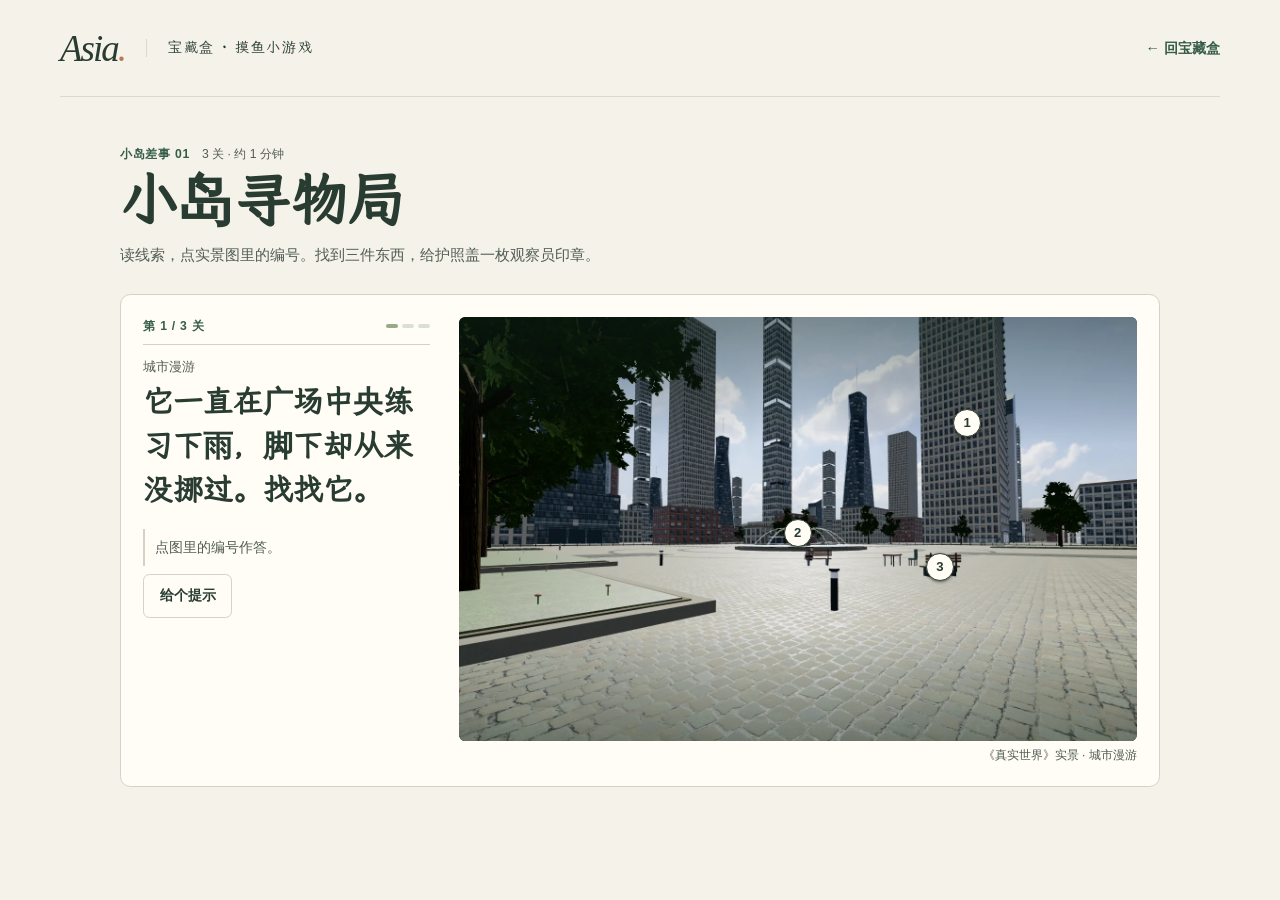
<file: island-hunt.html>
<!doctype html>
<html lang="zh-CN">
<head>
  <meta charset="utf-8">
  <meta name="viewport" content="width=device-width, initial-scale=1">
  <meta name="theme-color" content="#f5f2e9">
  <meta name="description" content="在《真实世界》的三张实景里找出线索指向的物件，给宝藏盒护照盖一枚观察员印章。">
  <title>小岛寻物局 · Asia的宝藏盒</title>
  <link rel="stylesheet" href="./portfolio.css">
  <link rel="stylesheet" href="./mini-games.css">
  <script src="./island-hunt.js" defer></script>
</head>
<body class="mini-game-page hunt-page">
  <a class="skip-link" href="#game">跳到游戏</a>
  <header class="site-header wrap mini-header">
    <a class="brand" href="./" aria-label="Asia的宝藏盒首页"><span class="signature">Asia<span class="signature-dot">.</span></span><span class="brand-caption">宝藏盒 · 摸鱼小游戏</span></a>
    <a class="mini-back" href="./#mini-games">← 回宝藏盒</a>
  </header>
  <main class="wrap mini-main" id="game">
    <div class="mini-lead">
      <p class="mini-kicker">小岛差事 01 <span>3 关 · 约 1 分钟</span></p>
      <h1>小岛寻物局</h1>
      <p>读线索，点实景图里的编号。找到三件东西，给护照盖一枚观察员印章。</p>
    </div>
    <section class="hunt-board" id="hunt-board" aria-labelledby="hunt-clue" hidden>
      <div class="hunt-task">
        <div class="hunt-progress">
          <p class="mini-kicker" id="hunt-counter"></p>
          <span class="hunt-progress-track" id="hunt-progress-track" aria-hidden="true"><i></i><i></i><i></i></span>
        </div>
        <p class="hunt-place" id="hunt-place"></p>
        <h2 id="hunt-clue" tabindex="-1"></h2>
      </div>
      <figure class="hunt-photo">
        <div class="hunt-picture" id="hunt-picture" data-state="loading">
          <img id="hunt-image" alt="" width="1440" height="900" decoding="async">
          <div class="hunt-targets" id="hunt-targets" role="group" aria-label="照片里的可选物件"></div>
          <p class="hunt-image-message" id="hunt-loading" role="status">实景加载中…</p>
          <div class="hunt-image-message" id="hunt-image-error" hidden>
            <p>这张实景没有加载出来。</p>
            <button class="mini-button mini-button-light" type="button" id="hunt-retry">重试加载</button>
          </div>
        </div>
        <figcaption id="hunt-caption"></figcaption>
      </figure>
      <div class="hunt-controls">
        <p id="hunt-status" class="hunt-status" role="status"></p>
        <button class="mini-button mini-button-light" type="button" id="hunt-hint-toggle" aria-expanded="false" aria-controls="hunt-hint">给个提示</button>
        <p class="hunt-hint" id="hunt-hint" hidden></p>
        <button class="mini-button mini-button-dark" type="button" id="hunt-next" hidden>下一张实景 →</button>
      </div>
    </section>
    <section class="hunt-finish" id="hunt-finish" aria-labelledby="hunt-result-title" hidden>
      <div class="hunt-seal" aria-hidden="true"><span>ASIA</span><strong>眼尖</strong><span>小岛寻物局</span></div>
      <div>
        <p class="mini-kicker">三件物品已找齐</p>
        <h2 id="hunt-result-title" tabindex="-1">观察员，辛苦了。</h2>
        <p id="hunt-result-note"></p>
        <div class="mini-actions">
          <a class="mini-button mini-button-dark" href="./#passport">去看护照 →</a>
          <button class="mini-button mini-button-light" type="button" id="hunt-replay">再巡一遍</button>
        </div>
      </div>
    </section>
    <noscript><p class="mini-notice">寻物局需要 JavaScript 才能开始。<a href="./#works">回宝藏盒看看其他作品</a>。</p></noscript>
  </main>
</body>
</html>
</file>
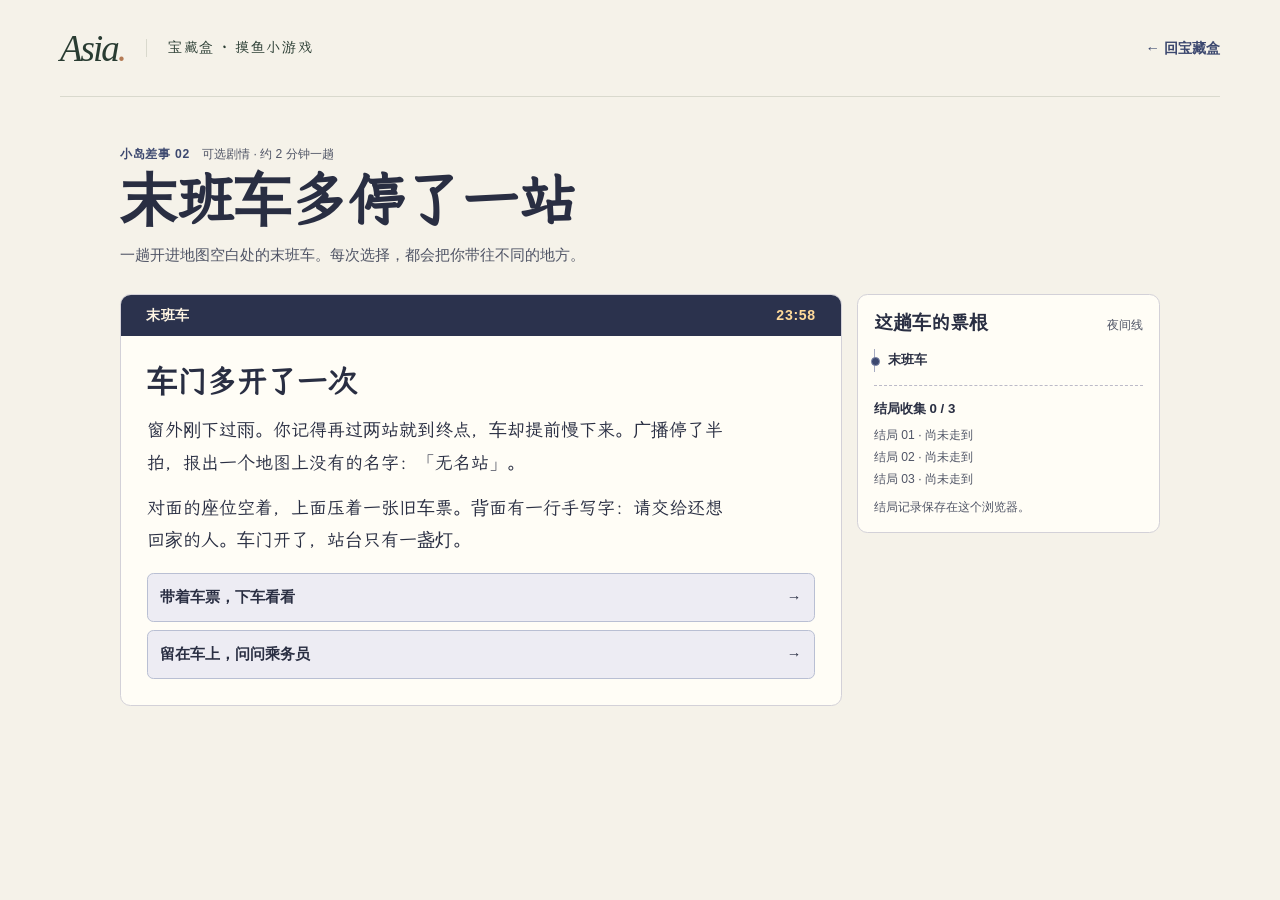
<file: last-train.html>
<!doctype html>
<html lang="zh-CN">
<head>
  <meta charset="utf-8">
  <meta name="viewport" content="width=device-width, initial-scale=1">
  <meta name="theme-color" content="#f5f2e9">
  <meta name="description" content="末班车停在地图上没有的一站。选一条路，读到属于这一趟的结局。">
  <title>末班车多停了一站 · Asia的宝藏盒</title>
  <link rel="stylesheet" href="./portfolio.css">
  <link rel="stylesheet" href="./mini-games.css">
  <script src="./last-train.js" defer></script>
</head>
<body class="mini-game-page train-page">
  <a class="skip-link" href="#game">跳到故事</a>
  <header class="site-header wrap mini-header">
    <a class="brand" href="./" aria-label="Asia的宝藏盒首页"><span class="signature">Asia<span class="signature-dot">.</span></span><span class="brand-caption">宝藏盒 · 摸鱼小游戏</span></a>
    <a class="mini-back" href="./#mini-games">← 回宝藏盒</a>
  </header>
  <main class="wrap mini-main" id="game">
    <div class="mini-lead">
      <p class="mini-kicker">小岛差事 02 <span>可选剧情 · 约 2 分钟一趟</span></p>
      <h1>末班车多停了一站</h1>
      <p>一趟开进地图空白处的末班车。每次选择，都会把你带往不同的地方。</p>
    </div>
    <div class="train-layout" id="train-layout" hidden>
      <section class="train-story" aria-labelledby="train-title">
        <div class="train-display">
          <span id="train-place"></span>
          <span id="train-clock"></span>
        </div>
        <div class="train-body">
          <p class="train-ending-tag mini-kicker" id="train-ending-tag" hidden></p>
          <h2 id="train-title" tabindex="-1"></h2>
          <div class="train-text" id="train-text"></div>
          <div class="train-choices" id="train-choices" role="group" aria-label="接下来怎么做"></div>
          <div class="train-controls">
            <button class="mini-button mini-button-dark" type="button" id="train-replay" hidden>再搭一次末班车 →</button>
            <button class="mini-button mini-button-light" type="button" id="train-back" hidden>← 退回上一步</button>
            <a class="mini-button mini-button-light" id="train-home" href="./#mini-games" hidden>回宝藏盒</a>
          </div>
        </div>
      </section>
      <aside class="train-ticket" aria-labelledby="train-ticket-title">
        <div class="train-ticket-top">
          <h2 id="train-ticket-title">这趟车的票根</h2>
          <span>夜间线</span>
        </div>
        <ol class="train-route" id="train-route" aria-label="走过的站点"></ol>
        <div class="train-collection">
          <h3 id="train-collection-count">结局收集</h3>
          <ol id="train-endings" aria-labelledby="train-collection-count"></ol>
          <p id="train-storage-note">结局记录保存在这个浏览器。</p>
        </div>
      </aside>
    </div>
    <noscript><p class="mini-notice">这趟末班车需要 JavaScript 才能发车。<a href="./#works">回宝藏盒看看其他作品</a>。</p></noscript>
  </main>
</body>
</html>
</file>
<file: portfolio.css>
@font-face{font-family:WenKai;src:url('./answer-book/assets/WenKai.woff2') format('woff2');font-display:swap}
:root{color-scheme:light;--paper:#f5f2e9;--ink:#293c32;--muted:#6d766b;--line:#d9d9cd;--green:#355d47;--soft-green:#e6ebdf;--white:#fcfbf5;--sans:Inter,'PingFang SC','Microsoft YaHei',sans-serif;--serif:WenKai,'Songti SC',serif}
*{box-sizing:border-box}html{scroll-behavior:smooth;scroll-padding-top:28px}body{margin:0;background:var(--paper);color:var(--ink);font-family:var(--sans);font-size:15px;-webkit-font-smoothing:antialiased}button,input{font:inherit}button,a{-webkit-tap-highlight-color:transparent}button{color:inherit;cursor:pointer}a{color:inherit;text-decoration:none}button:disabled{cursor:wait;opacity:.55}button:focus-visible,a:focus-visible,summary:focus-visible{outline:2px solid var(--green);outline-offset:5px}img{display:block;max-width:100%;height:auto}[hidden]{display:none!important}.wrap{width:min(1160px,calc(100% - 96px));margin-inline:auto}.skip-link{position:fixed;top:12px;left:12px;padding:12px 18px;background:var(--ink);color:white;z-index:100;transform:translateY(-160%)}.skip-link:focus{transform:none}.site-header{display:flex;justify-content:space-between;align-items:center;padding-block:26px;border-bottom:1px solid var(--line)}.brand{display:flex;align-items:center;gap:21px}.signature{font:italic 37px Georgia,serif;letter-spacing:-2px;line-height:1}.signature-dot{color:#b47b55}.brand-caption{font:14px var(--serif);letter-spacing:.12em;border-left:1px solid var(--line);padding-left:21px}.top-nav{display:flex;gap:28px;align-items:center;font-size:12px}.top-nav a{padding-block:8px}.top-nav a:hover,.text-link:hover{color:var(--green)}.nav-count{font:11px Georgia,serif;color:var(--muted);margin-left:4px}
.hero{display:grid;grid-template-columns:.9fr 1.2fr;gap:24px;align-items:center;padding-block:55px 50px;min-height:590px}.eyebrow{font:10px var(--sans);font-weight:500;letter-spacing:.17em;color:var(--muted);margin:0 0 22px;line-height:1.6}.tiny-star{font-size:21px;color:var(--green);vertical-align:middle;margin-right:8px}.hero h1{font:500 clamp(36px,4.2vw,56px)/1.4 var(--serif);letter-spacing:.025em;margin:0 0 20px}.hero h1 em{font-style:normal;color:var(--green);position:relative}.hero h1 em:after{content:'';position:absolute;bottom:-5px;left:2px;right:8px;border-bottom:1px solid #b3bea7;transform:rotate(-2deg)}.hero-description{font:18px/1.95 var(--serif);color:var(--muted);margin:26px 0}.hero-actions,.work-actions{display:flex;gap:22px;align-items:center;flex-wrap:wrap}.button{display:inline-flex;align-items:center;justify-content:center;gap:19px;min-height:46px;padding:12px 20px;border:1px solid transparent;border-radius:5px;font-size:13px;font-weight:500;line-height:1.6;transition:background .18s,transform .18s}.button-dark{background:var(--green);color:#fff}.button-dark:hover{background:#244832;transform:translateY(-2px)}.dice{font-size:24px;line-height:1;display:inline-block}.is-choosing .dice{animation:dice-roll .3s linear infinite}.text-link{font-size:12px;display:inline-flex;align-items:center;gap:14px;padding-block:10px;line-height:1.6}.text-link:hover span{transform:translate(2px,-1px)}.text-link span{display:inline-block;transition:transform .18s}.small-note{color:#81877c;font:12px/1.8 var(--serif);margin-top:22px}
.island-experience{min-width:0;position:relative;padding-top:4px}.map-topline{display:flex;justify-content:space-between;align-items:center;gap:10px;color:var(--muted);font:10px var(--sans);letter-spacing:.06em;padding-inline:10px}.map-topline>span:first-child{display:flex;gap:7px;align-items:center}.live-dot{display:inline-block;width:5px;height:5px;border-radius:50%;background:#7c9771}.map-coordinate{font-size:9px;color:#949889}.island-viewport{height:340px;position:relative;touch-action:pan-y;isolation:isolate}.island-viewport canvas{position:absolute;inset:0;width:100%;height:100%;cursor:grab;opacity:0;transition:opacity .5s}.island-viewport.ready canvas{opacity:1}.island-viewport.dragging canvas{cursor:grabbing}.island-label{position:absolute;z-index:2;border:1px solid #d0d6c6;background:#faf9f0ef;border-radius:3px;padding:7px 10px;font:12px var(--serif);white-space:nowrap;transform:translate(-50%,-50%);transition:color .2s,background .2s,border-color .2s;min-height:34px}.island-label span{font:9px var(--sans);color:#899079;margin-right:6px}.island-label:hover,.island-label.selected{background:var(--green);border-color:var(--green);color:white}.island-label.selected span,.island-label:hover span{color:#c4d4c1}.stop-0{left:29%;top:36%}.stop-1{left:70%;top:35%}.stop-2{left:28%;top:71%}.stop-3{left:71%;top:70%}.map-compass{position:absolute;right:10px;bottom:15px;text-align:center;font:10px/1.7 Georgia,serif;color:#8b927e}.map-fallback{position:absolute;inset:20px 15px;display:grid;grid-template-columns:1fr 1fr;place-items:center;gap:25px;z-index:-1}.fallback-island{display:grid;place-items:center;width:130px;height:100px;background:#e4e8db;border:1px solid #d1d9c5;transform:rotate(-8deg);font:13px var(--serif);color:#8a987f;border-radius:45%}.island-b{transform:rotate(7deg);background:#ebe2c9}.island-c{transform:rotate(6deg);background:#e7dfcf}.island-d{transform:rotate(-6deg);background:#eaddd8}.ready .map-fallback{display:none}.destination{border:1px solid var(--line);border-radius:5px;display:flex;justify-content:space-between;gap:16px;align-items:center;padding:15px 17px;background:#faf9f077;margin-inline:10px}.destination-caption{display:block;font-size:9px;letter-spacing:.06em;color:var(--muted);margin-bottom:5px}.destination strong{font:20px var(--serif)}.destination p{font:12px/1.7 var(--serif);color:var(--muted);margin:5px 0 0}.destination-go{font-size:12px;display:flex;align-items:center;gap:10px;white-space:nowrap;padding:12px 0 12px 12px}.destination-go:hover{color:var(--green)}.destination-go span{font-size:20px}.map-instruction{text-align:center;font:10px var(--sans);color:#8d9386;margin:13px 0 0;letter-spacing:.03em}
.section-heading{display:flex;align-items:end;justify-content:space-between;padding-block:31px 26px;border-top:1px solid var(--line);gap:16px}.section-heading .eyebrow{margin-bottom:10px;font-size:9px}.section-heading h2{font:28px/1.5 var(--serif);margin:0}.section-aside{font-size:10px;color:var(--muted);padding-bottom:6px;letter-spacing:.1em}.game-work{display:grid;grid-template-columns:.85fr 1.35fr;gap:50px;padding:30px 0 58px;align-items:center}.work-copy{min-width:0}.work-number{font:9px var(--sans);letter-spacing:.14em;color:var(--muted);display:flex;justify-content:space-between;align-items:center;gap:8px}.edition{font-size:9px;letter-spacing:.03em;border:1px solid var(--line);padding:3px 6px;border-radius:3px}.work-copy h3{font:38px/1.4 var(--serif);margin:20px 0 10px;letter-spacing:.03em}.work-subtitle{font:20px/1.65 var(--serif);margin:0 0 20px}.work-description{font:15px/1.95 var(--serif);color:var(--muted);margin:0 0 14px;max-width:390px}.work-facts{font-size:10px;color:#7e8778;line-height:1.8;margin:18px 0 23px;letter-spacing:.025em}.work-guide{border-top:1px solid var(--line);margin-top:24px;font:12px/1.9 var(--serif);color:var(--muted)}.work-guide summary{display:flex;align-items:center;justify-content:space-between;gap:12px;cursor:pointer;padding:14px 0;list-style:none}.work-guide summary::-webkit-details-marker{display:none}.work-guide summary span{font:20px var(--sans);font-weight:300}.work-guide[open] summary span{transform:rotate(45deg)}.work-guide p{margin:0 0 12px}.work-guide a{text-decoration:underline;text-underline-offset:4px}.work-guide kbd{font:10px var(--sans);padding:2px 4px;border:1px solid var(--line);border-radius:3px;margin-right:3px}.game-gallery{min-width:0}.scene-image-button{border:0;border-radius:5px;overflow:hidden;position:relative;padding:0;background:#d7ddcf;width:100%;aspect-ratio:1.52;display:block}.scene-image-button>img{width:100%;height:100%;object-fit:cover;transition:transform .6s,opacity .25s}.scene-image-button:hover>img{transform:scale(1.025)}.scene-image-button.loading>img{opacity:.45}.image-corner{position:absolute;left:13px;bottom:13px;display:flex;align-items:center;gap:7px;color:#fff;background:#28372bdb;border:1px solid #ffffff20;border-radius:3px;font:9px var(--sans);padding:7px 9px}.image-corner>span:last-child{margin-left:8px;font-size:15px}.scene-bottom{display:flex;justify-content:space-between;align-items:center;gap:8px;margin-top:12px}.scene-tabs{display:flex;gap:17px;flex-wrap:wrap}.scene-tabs button{border:0;background:none;font:10px var(--sans);color:var(--muted);padding:8px 0;border-bottom:1px solid transparent;min-height:34px}.scene-tabs button[aria-pressed=true]{border-color:var(--green);color:var(--ink)}.scene-tabs button:hover{color:var(--green)}#scene-counter{font:9px Georgia,serif;color:#8b917f;white-space:nowrap}.image-error{font:12px var(--serif)}.image-error button{border:0;background:none;text-decoration:underline;padding:8px}
.learning-work{display:grid;grid-template-columns:1.1fr 1fr;gap:68px;border-top:1px solid var(--line);padding-block:56px;align-items:center}.learning-preview{position:relative;background:var(--soft-green);border:1px solid #d6ddcd;border-radius:5px;min-width:0;overflow:hidden;padding:24px 20px 18px}.preview-caption{display:block;text-align:center;font:9px var(--sans);letter-spacing:.16em;color:#657e59}.app-screens{display:flex;justify-content:center;gap:20px;align-items:start;margin:26px 0 0;height:347px;overflow:hidden}.phone-screen{width:min(43%,172px);flex-shrink:0;margin:0}.phone-screen img{width:100%;border:1px solid #c8cfbe;border-radius:5px;box-shadow:0 7px 20px #536a5112}.side-screen{padding-top:32px}.phone-screen figcaption{text-align:center;font:10px var(--serif);margin:10px 0;color:#75826d}.preview-footnote{font:9px var(--sans);display:block;color:#78836f;text-align:center;letter-spacing:.03em;margin-top:14px}
.reading-heading{border-top:1px solid var(--line);display:flex;align-items:center;gap:20px;padding:32px 0 26px}.reading-heading .eyebrow{margin:0;font-size:9px}.reading-heading p{font:18px var(--serif);margin:0;flex:1}.reading-heading>span:last-child{font-size:26px;color:#7b8973}.reading-works{display:grid;grid-template-columns:1fr 1fr;gap:30px}.reading-work{border:1px solid var(--line);border-radius:5px;overflow:hidden}.book-art{height:230px;background:#e9e2d2;display:flex;align-items:center;justify-content:center;position:relative;padding-bottom:20px}.book-cover{width:127px;height:166px;display:flex;align-items:center;flex-direction:column;position:relative;border:1px solid #b5b39e;background:#4e6252;color:#f6f0de;transform:rotate(-7deg);box-shadow:8px 8px 0 #0000000c;transition:transform .3s,box-shadow .3s}.book-cover:before{content:'';position:absolute;left:7px;top:0;bottom:0;border-left:1px solid #ffffff25}.book-cover small{font:5px var(--sans);letter-spacing:.16em;margin-top:19px}.cover-question{font:58px Georgia,serif;line-height:1.2;margin-top:7px}.book-cover strong{font:19px var(--serif);margin-top:3px;font-weight:500;letter-spacing:.07em}.cover-author{font:7px Georgia,serif;letter-spacing:.2em;margin-top:auto;margin-bottom:16px}.book-art:hover .book-cover{transform:rotate(-2deg) translateY(-7px);box-shadow:10px 13px 0 #00000009}.book-art-hint{position:absolute;bottom:17px;left:10px;right:10px;text-align:center;font:11px var(--serif);color:#847d69}.novel-art{background:#e9e2df}.novel-art .book-cover{background:#c2b7b0;border-color:#ab9b95;color:#3f4a42;transform:rotate(6deg)}.novel-art:hover .book-cover{transform:rotate(1deg) translateY(-7px)}.novel-art .book-cover small{font-size:4.5px;letter-spacing:.08em}.novel-art .book-cover strong{font-size:16px}.wind-lines{font:30px/1.05 var(--serif);letter-spacing:-5px;color:#eee5db;display:block;margin:10px 0 12px}.reading-copy{padding:23px 26px}.reading-copy .work-number{font-size:8px}.reading-copy h3{font:26px var(--serif);margin:14px 0 12px}.reading-copy p{font:14px/1.9 var(--serif);color:var(--muted);margin:0 0 12px}.reading-copy .text-link{font-size:12px}
.passport-section{display:grid;grid-template-columns:.8fr 1.6fr;gap:26px;margin-top:62px;padding:38px 0 26px;border-top:1px solid var(--line);border-bottom:1px solid var(--line);align-items:center}.passport-intro .eyebrow{font-size:9px;margin-bottom:12px}.passport-intro h2{font:27px/1.5 var(--serif);margin:0 0 12px}.passport-intro>p:not(.eyebrow){font:13px/1.9 var(--serif);color:var(--muted);margin:0 0 15px}.passport-progress{font:10px var(--sans);color:var(--green);letter-spacing:.06em}.passport-stamps{display:grid;grid-template-columns:repeat(4,1fr);gap:14px}.stamp{border:1px dashed #b9c1b0;aspect-ratio:.82;display:flex;flex-direction:column;align-items:center;justify-content:center;border-radius:5px;color:#929a89;transition:transform .2s,background .2s,border-color .2s;min-width:0}.stamp:hover{background:#e9ecdf;transform:translateY(-4px);border-color:var(--green)}.stamp-symbol{font:40px/1.15 Georgia,serif;margin-bottom:8px}.stamp>span:not(.stamp-symbol){font:13px var(--serif);white-space:nowrap}.stamp>small{font:8px var(--sans);margin-top:7px}.stamp>.stamp-state{font:8px var(--sans)!important;border-top:1px solid #c3cbba;margin-top:12px;padding-top:7px;letter-spacing:.08em}.stamp.visited{color:#45654c;background:#e8eddf;border-style:solid;border-color:#a5b79c;transform:rotate(-3deg)}.stamp-english.visited{color:#846d3a;background:#eee9d7;transform:rotate(3deg);border-color:#c2b38c}.stamp-answer.visited{color:#536a61;background:#e2eae3;transform:rotate(2deg)}.stamp-novel.visited{color:#886d68;background:#eee4df;transform:rotate(-3deg);border-color:#c1aaa4}.stamp-abc{font-style:italic;font-size:34px}.passport-note{grid-column:1/-1;text-align:right;font:9px var(--sans);color:#929889;margin:0;line-height:1.9}.passport-note button{background:none;border:0;padding:4px 0 4px 9px;font:9px var(--sans);color:var(--green);text-decoration:underline;text-underline-offset:3px}.site-footer{display:flex;justify-content:space-between;align-items:end;gap:20px;padding-block:35px 36px}.site-footer .signature{font-size:30px}.site-footer p{font:12px var(--serif);color:var(--muted);margin:12px 0 0}.footer-links{display:flex;gap:22px;flex-wrap:wrap;font:9px var(--sans);color:var(--muted)}.footer-links a:hover{color:var(--green)}
dialog{border:1px solid var(--line);border-radius:6px;padding:12px;background:var(--paper);color:var(--ink);max-width:min(1100px,94vw);max-height:95dvh}dialog::backdrop{background:#1d2b24b8;backdrop-filter:blur(4px)}.dialog-heading{display:flex;justify-content:space-between;align-items:center;gap:20px;padding:2px 4px 12px}.dialog-heading h2{font:16px var(--serif);margin:0}.dialog-heading button{background:none;border:0;font-size:26px;width:35px;height:35px}.dialog-heading+img{max-height:calc(95dvh - 75px);object-fit:contain;width:100%}.toast{position:fixed;bottom:26px;left:50%;transform:translate(-50%,14px);opacity:0;pointer-events:none;padding:13px 20px;background:var(--ink);color:white;border:1px solid #f5f2e940;border-radius:5px;font:13px var(--serif);transition:opacity .2s,transform .2s;z-index:20;max-width:calc(100% - 40px);text-align:center;line-height:1.6}.toast.visible{opacity:1;transform:translate(-50%,0)}.noscript-note{font:13px/1.8 var(--serif);padding-bottom:20px;color:var(--muted)}@keyframes dice-roll{to{transform:rotate(180deg)}}
@media(min-width:1400px){.hero{padding-block:70px 60px;min-height:640px}.island-viewport{height:370px}}
@media(max-width:1024px){.wrap{width:calc(100% - 64px)}.hero{grid-template-columns:.9fr 1.1fr;gap:10px;min-height:550px;padding-block:40px}.hero h1{font-size:43px}.hero-description{font-size:16px}.island-viewport{height:305px}.island-label{font-size:11px;padding:6px 8px}.game-work{gap:30px;grid-template-columns:.95fr 1.05fr}.learning-work{gap:36px}.work-copy h3{font-size:33px}.work-subtitle{font-size:18px}.work-description{font-size:14px}.work-actions{gap:12px}.button{padding:11px 16px;font-size:12px}.app-screens{gap:13px;height:303px}.passport-section{grid-template-columns:.85fr 1.4fr;gap:20px}.passport-stamps{gap:9px}.stamp>span:not(.stamp-symbol){font-size:12px}.stamp>small{font-size:7px}.stamp-symbol{font-size:32px}.passport-note{margin-top:4px}}
@media(max-width:700px){.wrap{width:calc(100% - 40px)}.site-header{padding-block:21px}.signature{font-size:32px}.brand{gap:12px}.brand-caption{padding-left:12px;font-size:12px}.top-nav{gap:16px;font-size:11px}.top-nav>a:last-child{display:none}.hero{display:flex;flex-direction:column;align-items:stretch;gap:25px;padding-block:38px 32px;min-height:0}.hero-copy{padding-inline:3px}.hero h1{font-size:43px;line-height:1.3;margin-bottom:12px}.hero .eyebrow{font-size:8px;margin-bottom:17px}.tiny-star{font-size:18px}.hero-description{font-size:16px;line-height:1.8;margin:23px 0}.hero-actions{gap:23px}.hero .small-note{font-size:11px;margin:16px 0 0}.island-experience{margin-inline:-10px}.island-viewport{height:290px}.map-topline{padding-inline:10px;font-size:9px}.map-coordinate{font-size:8px}.island-label{font-size:11px;min-height:36px}.destination{margin-inline:10px;padding:13px}.destination strong{font-size:19px}.destination p{font-size:11px;max-width:235px}.map-instruction{font-size:9px;margin-top:11px}.section-heading{padding-top:26px;padding-bottom:15px;align-items:start}.section-heading h2{font-size:25px}.section-heading .eyebrow{font-size:8px;margin-bottom:8px}.section-aside{display:none}.game-work{display:flex;flex-direction:column;gap:24px;padding:17px 0 35px;align-items:stretch}.work-copy h3{font-size:33px;margin:17px 0 7px}.work-subtitle{font-size:19px;margin-bottom:15px}.work-description{font-size:15px;max-width:100%}.work-facts{margin:14px 0 20px;font-size:10px}.work-guide{margin-top:19px}.work-guide summary{min-height:45px;font-size:12px}.game-gallery{order:-1}.scene-image-button{aspect-ratio:1.45}.scene-tabs{gap:19px}.scene-tabs button{font-size:10px;min-height:40px}.scene-bottom{margin-top:5px}.image-corner{left:10px;bottom:10px;font-size:8px;padding:6px 8px}.learning-work{display:flex;flex-direction:column;align-items:stretch;gap:26px;padding-block:33px}.learning-preview{padding-top:20px;padding-inline:16px}.app-screens{height:303px;gap:18px;margin-top:20px}.phone-screen{width:min(42%,150px)}.reading-heading{flex-wrap:wrap;gap:9px;padding-block:25px 20px}.reading-heading .eyebrow{font-size:8px;width:100%;margin-bottom:2px}.reading-heading p{font-size:20px}.reading-heading>span:last-child{font-size:23px}.reading-works{grid-template-columns:1fr;gap:23px}.reading-work{display:grid;grid-template-columns:.9fr 1.1fr}.book-art{height:100%;min-height:260px;padding-bottom:22px}.book-cover{width:107px;height:148px}.book-cover small{font-size:4px;margin-top:15px}.cover-question{font-size:48px;margin-top:10px}.book-cover strong{font-size:17px}.novel-art .book-cover strong{font-size:14px}.novel-art .book-cover small{font-size:3.6px}.wind-lines{font-size:25px}.book-art-hint{font-size:9px;bottom:18px;line-height:1.7;left:15px;right:15px}.reading-copy{padding:24px 17px}.reading-copy .work-number{font-size:7px;letter-spacing:.08em;line-height:1.7}.reading-copy h3{font-size:22px;line-height:1.5;margin-top:12px}.reading-copy p{font-size:12px;line-height:1.9}.reading-copy .text-link{font-size:11px;gap:8px}.passport-section{grid-template-columns:1fr;margin-top:34px;padding-block:29px 22px;gap:20px}.passport-intro h2{font-size:25px}.passport-intro>p:not(.eyebrow){font-size:13px}.passport-stamps{gap:9px}.stamp{min-height:126px;aspect-ratio:auto}.stamp-symbol{font-size:29px;margin-bottom:8px}.stamp-abc{font-size:26px}.stamp>span:not(.stamp-symbol){font-size:11px}.stamp>small{font-size:7px;line-height:1.7;min-height:24px;text-align:center;padding-inline:4px}.stamp>.stamp-state{font-size:7px!important;margin-top:5px;padding-top:5px}.passport-note{text-align:left;font-size:9px}.site-footer{align-items:start;flex-direction:column;gap:25px;padding-block:29px}.site-footer .signature{font-size:29px}.site-footer p{font-size:11px}.footer-links{font-size:9px;gap:24px}.destination-go{min-height:44px}.toast{bottom:20px;font-size:12px;padding:12px 16px}}
@media(max-width:360px){.wrap{width:calc(100% - 32px)}.hero h1{font-size:39px}.brand-caption{font-size:11px}.top-nav{font-size:10px}.island-viewport{height:265px}.island-label{font-size:10px;padding-inline:6px}.reading-work{grid-template-columns:.85fr 1.15fr}.reading-copy{padding-inline:13px}.reading-copy h3{font-size:20px}.book-cover{width:95px;height:140px}.book-art-hint{font-size:8px}.stamp>span:not(.stamp-symbol){font-size:10px}.passport-stamps{gap:6px}}
@media(prefers-reduced-motion:reduce){html{scroll-behavior:auto}*,*:before,*:after{animation:none!important;transition:none!important}.book-art:hover .book-cover,.button-dark:hover,.stamp:hover{transform:none}}
</file>
<file: playful.css>
/* The visitor asked for an absurd, colourful collage. Product screens retain their own styles. */
:root{--paper:#faf7ed;--ink:#28262d;--muted:#726e73;--line:#d3cacc;--green:#535bc0;--soft-green:#efedd6;--cobalt:#4d57c2;--coral:#e77356;--lilac:#c8b7e5;--yellow:#efe775}
body{background:var(--paper)}.site-header{border-bottom:2px dashed #bfb4b3;padding-block:22px}.signature{font-size:42px;font-weight:bold;color:var(--cobalt)}.signature-dot{color:var(--coral)}.brand-caption{font:bold 15px var(--serif);letter-spacing:.08em;color:var(--ink);border-left:0;padding:5px 10px;background:#e6dfef;transform:rotate(-4deg)}.top-nav{font:12px var(--serif)}.nav-count{display:inline-block;background:var(--yellow);border:1px solid var(--ink);padding:2px 4px;color:var(--ink);transform:rotate(7deg)}.hero{grid-template-columns:1fr 1.15fr;gap:30px;padding-block:48px 55px}.hero-copy{position:relative}.hero-copy>.eyebrow{font:bold 9px/1.7 'Courier New',monospace;letter-spacing:.06em;color:var(--coral);transform:rotate(-2deg);margin-bottom:30px}.tiny-star{font-size:28px;color:var(--ink);display:inline-block;transform:rotate(12deg)}.hero h1{font-family:'Arial Black','Microsoft YaHei',sans-serif;font-size:73px;line-height:1.1;font-weight:900;letter-spacing:-.07em;margin:0 0 18px}.title-line{display:flex;align-items:center;gap:16px;margin-bottom:20px}.title-blue{display:inline-block;color:var(--cobalt);transform:rotate(-5deg);-webkit-text-stroke:.7px var(--cobalt)}.title-sticker{display:inline-block;font:700 34px/1.2 var(--serif);letter-spacing:.04em;background:var(--yellow);color:var(--ink);border:2px solid var(--ink);padding:10px 13px;transform:rotate(7deg);box-shadow:4px 4px 0 var(--ink)}.hero h1 em{font:500 42px/1.5 var(--serif);letter-spacing:-.025em;color:var(--ink);display:inline-block;transform:rotate(-2deg)}.hero h1 em:after{border-bottom:3px solid var(--coral);bottom:0;transform:rotate(1deg);border-radius:50%}.title-period{color:var(--coral);font-size:62px;line-height:0}.hero-description{font:17px/2 var(--serif);color:#555057;max-width:400px;margin-top:27px}.hero-description b{font-weight:500;color:var(--cobalt)}.highlight-pink{background:#f0c7bd;box-decoration-break:clone;padding-inline:3px}.hero-actions{gap:23px}.button-dark{background:var(--yellow);color:var(--ink);border:2px solid var(--ink);box-shadow:3px 3px 0 var(--ink);border-radius:3px;font:700 14px var(--serif);gap:13px}.button-dark:hover{background:#e6db52;color:var(--ink);transform:translate(-1px,-1px);box-shadow:4px 4px 0 var(--ink)}.button-dark:active{transform:translate(2px,2px);box-shadow:1px 1px 0 var(--ink)}.hero .text-link{font:13px var(--serif);text-decoration:underline;text-underline-offset:6px}.nonsense-row{display:flex;gap:13px;align-items:center;flex-wrap:wrap;margin-top:24px}.nonsense-button{border:1px solid var(--ink);background:#edb7a7;border-radius:45%;font:13px var(--serif);padding:9px 14px;transform:rotate(-8deg);transition:transform .2s}.nonsense-button:hover{transform:rotate(7deg) scale(1.06)}.nonsense-button span{font-size:19px;vertical-align:middle}.nonsense-row .small-note{font:11px/1.8 var(--serif);margin:0;max-width:235px;color:#80717a}.island-experience{background:#ece8f3;border:2px solid var(--ink);border-radius:5px 24px 5px 18px;padding:17px 12px 13px;box-shadow:6px 6px 0 #c8b7e5;min-width:0}.map-topline{font:12px var(--serif);color:var(--ink)}.map-coordinate{font:11px var(--serif);color:#765f82;display:inline-block;transform:rotate(5deg);background:#f4edab;padding:5px 7px}.map-topline .live-dot{background:var(--coral);width:7px;height:7px}.island-viewport{height:330px}.island-label{border:1.5px solid var(--ink);font:12px var(--serif);background:#fcfaef;box-shadow:2px 2px 0 #2c29392b}.island-label span{font-family:'Courier New',monospace;color:#89799c}.island-label:hover,.island-label.selected{background:var(--cobalt);border-color:var(--ink)}.destination{background:var(--paper);border:1.5px solid var(--ink);border-radius:3px;padding:12px 14px;margin-inline:3px}.destination strong{font-weight:700;color:var(--cobalt)}.destination-caption{font-family:'Courier New',var(--sans);color:#89738c}.destination-go{font:bold 14px var(--serif);color:var(--ink)}.destination-go span{background:var(--coral);border:1px solid var(--ink);padding:0 5px;transform:rotate(7deg);color:var(--ink)}.map-instruction{font:10px var(--serif);color:#81708a;margin-top:12px}.section-heading{border-top:2px solid var(--ink);padding-top:30px}.section-heading .eyebrow{font:9px 'Courier New',monospace;color:#897590;letter-spacing:.04em}.section-heading h2{font:bold 33px/1.6 var(--serif)}.heading-pink{display:inline-block;color:var(--coral);transform:rotate(-3deg)}.section-aside{font:12px var(--serif);color:#8f7b84;background:#ede3ee;padding:7px 10px;transform:rotate(3deg)}.work-number{font:11px 'Courier New',var(--serif);letter-spacing:0;color:#8d7886}.edition{border-color:#a89baa;font-family:'Courier New',monospace;background:#f2e9db}.work-copy h3{font-weight:700;font-size:40px;color:var(--cobalt)}.game-work .work-subtitle{font-size:21px;color:#b16b52}.work-description{font-size:15px;color:#6d6570}.work-facts{color:#8c7b8c;font:10px 'Courier New',var(--sans);line-height:1.9}.game-gallery{transform:rotate(1.2deg)}.scene-image-button{border:2px solid var(--ink);border-radius:3px}.image-corner{background:var(--yellow);color:var(--ink);border:1px solid var(--ink);border-radius:0;font:10px var(--serif);left:10px;bottom:10px;transform:rotate(-2deg)}.image-corner .live-dot{background:var(--coral)}.scene-bottom{padding-inline:3px}.scene-tabs button{font:11px var(--serif)}.scene-tabs button[aria-pressed=true]{color:var(--cobalt);border-bottom:2px solid var(--cobalt)}.work-guide{border-top:1px dashed #bfb1bd}.work-guide summary{color:#8d7486}.learning-work{border-top:2px dashed #c3b7bd}.learning-preview{background:#eeeacc;border:2px solid var(--ink);border-radius:3px 15px 3px 12px;transform:rotate(-1deg);box-shadow:-5px 5px 0 #ded7a2}.preview-caption{font:10px 'Courier New',monospace;font-weight:bold;color:#7b7451;letter-spacing:.05em}.preview-footnote{font:10px var(--serif);color:#8d8265}.learning-work .work-copy h3{color:#b4614a;display:inline-block;transform:rotate(-2deg)}.learning-work .button-dark{background:#d7c8ed}.learning-work .button-dark:hover{background:#c9b7e5}.reading-heading{border-top:2px dashed #c3b7bd}.reading-heading .eyebrow{font:11px var(--serif);letter-spacing:0;color:#a27467}.reading-heading p{font:23px var(--serif);color:var(--ink)}.reading-works{gap:32px}.reading-work{border:2px solid var(--ink);border-radius:3px;box-shadow:4px 4px 0 #dfd5c8}.answer-work{transform:rotate(-1deg)}.novel-work{transform:rotate(1deg)}.book-art{background:#ece6ba}.book-cover{background:#596382}.novel-art{background:#e8d8e5}.novel-art .book-cover{background:#d3b2b6}.reading-copy{background:#fbf8ef}.reading-copy h3{color:#596382;font-weight:700}.novel-work .reading-copy h3{color:#a26977}.passport-section{border-top:2px solid var(--ink);border-bottom:2px dashed #bfb3be}.passport-intro .eyebrow{font:12px var(--serif);letter-spacing:0;color:#bc7955;background:#eee5ac;display:inline-block;padding:4px 7px;transform:rotate(-4deg)}.passport-intro h2{font-weight:700;color:var(--cobalt);font-size:30px}.stamp{border-color:#afa1b1;border-width:1.5px;color:#988899;border-radius:3px}.stamp-world{transform:rotate(-3deg)}.stamp-english{transform:rotate(3deg)}.stamp-answer{transform:rotate(-1deg)}.stamp-novel{transform:rotate(4deg)}.stamp:hover{background:#e9e0ed;border-color:var(--cobalt)}.stamp.visited{color:#56623f;background:#e8edcb}.stamp-english.visited{color:#867035;background:#f3e6ab}.stamp-answer.visited{color:#5b5d98;background:#deddf0}.stamp-novel.visited{color:#a56c73;background:#f1d7d9}.toast{background:var(--yellow);color:var(--ink);border:2px solid var(--ink);font-size:15px;box-shadow:4px 4px 0 var(--ink);border-radius:3px}.site-footer p{font-size:13px;color:#9a7b86}.footer-links{font:11px var(--serif)}.chaos-pop{animation:chaos-pop .45s ease-in-out}@keyframes chaos-pop{0%,100%{transform:none}20%{transform:rotate(-3deg) translateY(-6px)}45%{transform:rotate(3deg)}70%{transform:rotate(-1deg)}}
@media(min-width:1400px){.hero{padding-block:64px}.island-viewport{height:365px}}
@media(max-width:1100px){.hero{grid-template-columns:1fr 1.15fr;gap:26px}.hero h1{font-size:61px}.hero h1 em{font-size:34px}.title-sticker{font-size:28px;padding:9px 10px}.hero-description{font-size:15px}.map-topline{font-size:11px}.map-coordinate{font-size:10px}.island-viewport{height:310px}.nonsense-row .small-note{font-size:10px;max-width:180px}.work-copy h3{font-size:35px}.game-work .work-subtitle{font-size:18px}.section-heading h2{font-size:29px}}
@media(max-width:700px){.site-header{padding-block:20px}.signature{font-size:35px}.brand-caption{font-size:13px;padding:4px 7px}.top-nav{font-size:11px}.hero{gap:31px;padding-block:34px 40px}.hero-copy>.eyebrow{font-size:8px;margin-bottom:26px}.hero h1{font-size:65px;letter-spacing:-.05em}.title-line{gap:17px;margin-bottom:13px}.title-sticker{font-size:30px;padding:9px 11px;box-shadow:3px 3px 0 var(--ink)}.hero h1 em{font-size:34px}.title-period{font-size:48px}.hero-description{font-size:15px;line-height:1.9;margin:23px 0}.hero .text-link{font-size:12px}.hero .button-dark{font-size:14px}.hero-actions{gap:20px}.nonsense-row{margin-top:21px;gap:12px}.nonsense-row .small-note{max-width:225px;font-size:11px}.island-experience{margin-inline:0;padding:13px 7px 11px;border-radius:4px 18px 4px 14px;box-shadow:4px 4px 0 #c8b7e5}.map-topline{font-size:11px;gap:5px;padding-inline:5px}.map-coordinate{font-size:9px;padding:5px}.island-viewport{height:285px}.island-label{font-size:11px;padding:6px 7px}.destination{padding:11px;margin-inline:2px}.destination p{max-width:205px;font-size:11px}.destination-go{font-size:13px;padding-left:0;gap:6px}.map-instruction{font-size:9px}.section-heading{padding-top:25px;padding-bottom:22px}.section-heading h2{font-size:27px}.section-heading .eyebrow{font-size:8px;line-height:1.8;max-width:270px}.work-copy h3{font-size:35px}.work-number{font-size:10px}.game-work .work-subtitle{font-size:19px}.game-work{gap:24px}.game-gallery{transform:rotate(.6deg);margin-inline:2px}.learning-work{padding-block:31px}.learning-preview{margin-inline:3px}.reading-heading p{font-size:22px}.reading-heading .eyebrow{font-size:11px}.reading-works{gap:25px;margin-inline:3px}.reading-copy h3{font-size:22px}.reading-copy p{font-size:12px}.passport-intro h2{font-size:28px}.passport-intro .eyebrow{font-size:11px}.passport-stamps{padding:5px 3px}.stamp>span:not(.stamp-symbol){font-size:11px}.site-footer p{font-size:12px}.footer-links{font-size:10px}.toast{font-size:13px;width:max-content}.scene-tabs{gap:15px}.scene-tabs button{font-size:11px}}
@media(max-width:360px){.hero h1{font-size:57px}.title-sticker{font-size:25px}.hero h1 em{font-size:30px}.hero-description{font-size:14px}.hero .text-link{font-size:11px}.hero-actions{gap:14px}.nonsense-row .small-note{max-width:193px;font-size:10px}.island-viewport{height:265px}.island-label{font-size:10px;padding-inline:5px}.map-coordinate{font-size:8px}.map-topline{font-size:10px}.section-heading h2{font-size:24px}.destination p{max-width:185px;font-size:10px}.stamp>span:not(.stamp-symbol){font-size:10px}.reading-copy h3{font-size:20px}}
.title-asia{font:italic 900 91px/.9 Georgia,serif;letter-spacing:-.075em;-webkit-text-stroke:0}.hero .title-line{gap:22px;margin-bottom:25px}.title-de{display:inline-block;font:34px var(--serif);color:#9d7586;transform:rotate(10deg);background:#edd9e8;padding:2px 8px}.treasure-title{display:flex;align-items:center;gap:9px;line-height:1;letter-spacing:-.08em}.treasure-title>span:not(.title-spark){display:inline-block;font-size:77px}.treasure-first{color:var(--coral);font-family:var(--serif);transform:rotate(-9deg)}.treasure-second{color:var(--ink);font-family:'Microsoft YaHei',sans-serif;font-weight:900;transform:rotate(4deg);background:var(--yellow);padding:5px 8px 9px;border:2px solid var(--ink);box-shadow:4px 4px 0 var(--ink)}.treasure-third{color:var(--cobalt);font-family:var(--serif);transform:rotate(-3deg)}.title-spark{color:#c5a34c;font:39px var(--serif);align-self:start;transform:rotate(14deg);margin-left:2px}.unserious-caption{display:inline-block;font:15px var(--serif);color:#a57163;border-bottom:2px solid #eab6a4;padding-bottom:5px;transform:rotate(-2deg);margin:5px 0 0}.hero-description{margin-top:21px}.hero h1{margin-bottom:16px}.project-provenance{display:flex;flex-wrap:wrap;gap:7px 13px;font:10px/1.8 var(--sans);color:#8a7989;margin:17px 0 0;padding-top:12px;border-top:1px dashed #c6b7c7}.project-provenance span{display:inline-flex;gap:5px;align-items:baseline}.project-provenance b{font-weight:500;color:#5d5463}.project-provenance+.work-actions{margin-top:22px}.reading-copy .project-provenance{font-size:9px;gap:4px 10px;margin-top:13px;padding-top:10px}.reading-copy .project-provenance+.text-link{margin-top:8px}
@media(max-width:1100px){.title-asia{font-size:79px}.treasure-title>span:not(.title-spark){font-size:65px}.hero .title-line{margin-bottom:21px}.title-de{font-size:29px}.title-spark{font-size:31px}.unserious-caption{font-size:13px}}
@media(max-width:700px){.title-asia{font-size:82px}.hero .title-line{margin-bottom:21px}.treasure-title>span:not(.title-spark){font-size:68px}.title-de{font-size:29px}.unserious-caption{font-size:14px;margin-top:3px}.hero-description{margin-top:20px}.project-provenance{font-size:10px}.reading-copy .project-provenance{font-size:9px;line-height:1.9}}
@media(max-width:360px){.title-asia{font-size:73px}.treasure-title>span:not(.title-spark){font-size:59px}.title-spark{font-size:26px}.hero .title-line{margin-bottom:19px}.unserious-caption{font-size:13px}}
@media(prefers-reduced-motion:reduce){.nonsense-button:hover{transform:rotate(-8deg)}.chaos-pop{animation:none}}
</file>
<file: mini-games.css>
.mini-section {
  margin-block: clamp(2rem, 5vw, 4.5rem);
  scroll-margin-top: 1rem;
}

.mini-section-head {
  display: flex;
  align-items: end;
  justify-content: space-between;
  gap: .6rem 1.5rem;
  flex-wrap: wrap;
  margin-bottom: .9rem;
}

.mini-section-head h2 {
  margin: 0;
  font: 700 clamp(1.7rem, 3.8vw, 2.6rem)/1.2 var(--serif);
  color: var(--ink);
}

.mini-section-head > p {
  margin: 0;
  color: var(--muted);
  font-size: .88rem;
}

.mini-links {
  display: grid;
  grid-template-columns: repeat(2, minmax(0, 1fr));
  gap: .85rem;
}

.mini-link {
  --tile-ink: #314538;
  --tile-paper: #e9edd9;
  --tile-hover: #e0e8cc;
  --tile-line: #b7c3a0;
  display: grid;
  grid-template-columns: auto minmax(0, 1fr) auto;
  align-items: center;
  gap: clamp(.65rem, 2.2vw, 1.2rem);
  padding: clamp(.85rem, 2.2vw, 1.2rem);
  border: 1px solid var(--tile-line);
  border-radius: .6rem;
  background: var(--tile-paper);
  color: var(--tile-ink);
}

.mini-link:hover {
  background: var(--tile-hover);
  border-color: var(--tile-ink);
}

.mini-link-train {
  --tile-ink: #2d3655;
  --tile-paper: #e8e8f0;
  --tile-hover: #dfe0ed;
  --tile-line: #b9bfd3;
}

.mini-link-index {
  display: grid;
  min-width: 2.65rem;
  min-height: 2.65rem;
  place-items: center;
  border: 1px solid var(--tile-line);
  border-radius: .25rem;
  font: 600 .85rem/1 var(--sans);
  font-variant-numeric: tabular-nums;
}

.mini-link-copy {
  display: grid;
  gap: .2rem;
}

.mini-link-copy strong {
  font: 700 clamp(1.13rem, 2vw, 1.55rem)/1.28 var(--serif);
}

.mini-link-copy small {
  font: .79rem/1.55 var(--sans);
}

.mini-link-arrow {
  font-size: 1.15rem;
}

.mini-passport-stamp {
  display: flex;
  grid-column: 1 / -1;
  flex-wrap: wrap;
  align-items: center;
  gap: .3rem .7rem;
  padding: .65rem .8rem;
  min-height: 44px;
  border: 1px dashed #b5baa5;
  border-radius: .3rem;
  font-size: .84rem;
  color: #4d5b49;
  background: #f4f2e9;
}

.mini-passport-stamp strong {
  font-family: var(--serif);
}

.mini-passport-stamp small {
  margin-inline-start: auto;
  font-size: .78rem;
}

.mini-passport-stamp:hover,
.mini-passport-stamp[data-earned="true"] {
  border-color: #8b9b74;
  background: #e8edcf;
}

.mini-game-page {
  --mini-paper: #fffdf6;
  --mini-ink: #293c32;
  --mini-muted: #515d54;
  --mini-line: #d1d3c4;
  --mini-accent: #355d47;
}

.mini-game-page [hidden] {
  display: none !important;
}

.mini-header {
  gap: 1rem;
}

.mini-back {
  display: inline-flex;
  align-items: center;
  min-height: 44px;
  flex-shrink: 0;
  color: var(--mini-accent);
  font-size: .9rem;
  font-weight: 650;
}

.mini-back:hover {
  text-decoration: underline;
  text-underline-offset: .2em;
}

.mini-main {
  max-width: 65rem;
  padding-block: clamp(1.2rem, 4vw, 3rem) 3rem;
}

.mini-lead {
  margin-bottom: clamp(1rem, 2.5vw, 1.65rem);
}

.mini-lead h1 {
  margin: .45rem 0 .5rem;
  color: var(--mini-ink);
  font: 700 clamp(2rem, 5.8vw, 3.55rem)/1.12 var(--serif);
}

.mini-lead > p:last-child {
  margin: 0;
  color: var(--mini-muted);
  font-size: .95rem;
  line-height: 1.65;
}

.mini-kicker {
  display: flex;
  flex-wrap: wrap;
  align-items: baseline;
  gap: .3rem .75rem;
  margin: 0;
  font: 650 .76rem/1.5 var(--sans);
  letter-spacing: .06em;
  color: var(--mini-accent);
}

.mini-kicker > span {
  color: var(--mini-muted);
  font-weight: 500;
  letter-spacing: 0;
}

.mini-button {
  display: inline-flex;
  align-items: center;
  justify-content: center;
  min-height: 44px;
  padding: .55rem .95rem;
  border: 1px solid transparent;
  border-radius: .4rem;
  font: 650 .89rem/1.4 var(--sans);
  text-align: center;
  cursor: pointer;
}

.mini-button-dark {
  background: var(--mini-accent);
  color: #fffdf7;
}

.mini-button-dark:hover {
  background: var(--mini-ink);
}

.mini-button-light {
  border-color: var(--mini-line);
  background: var(--mini-paper);
  color: var(--mini-ink);
}

.mini-button-light:hover {
  border-color: var(--mini-accent);
  background: #eeefe4;
}

.mini-button:disabled {
  opacity: .55;
  cursor: default;
}

.mini-section a:focus-visible,
.mini-passport-stamp:focus-visible,
.mini-game-page :is(a, button):focus-visible {
  outline: 2px solid #345de0;
  outline-offset: 3px;
}

.mini-game-page h2[tabindex] {
  scroll-margin-top: 1rem;
}

.mini-notice {
  padding: .9rem;
  border: 1px solid var(--mini-line);
  border-radius: .4rem;
}

.mini-notice a {
  text-decoration: underline;
}

.hunt-board {
  display: grid;
  grid-template-columns: minmax(15rem, .76fr) minmax(0, 1.8fr);
  grid-template-areas: "task photo" "controls photo";
  grid-template-rows: auto 1fr;
  gap: .95rem clamp(1rem, 3vw, 1.8rem);
  padding: clamp(.85rem, 2.35vw, 1.4rem);
  border: 1px solid var(--mini-line);
  border-radius: .65rem;
  background: var(--mini-paper);
}

.hunt-task {
  grid-area: task;
  min-width: 0;
}

.hunt-progress {
  display: flex;
  align-items: center;
  justify-content: space-between;
  gap: .45rem;
  padding-bottom: .55rem;
  border-bottom: 1px solid var(--mini-line);
}

.hunt-progress-track {
  display: flex;
  flex-shrink: 0;
  gap: .25rem;
}

.hunt-progress-track i {
  width: .75rem;
  height: .3rem;
  border-radius: .2rem;
  background: #dce0d4;
}

.hunt-progress-track .is-current {
  background: #9baa84;
}

.hunt-progress-track .is-found {
  background: var(--mini-accent);
}

.hunt-place {
  margin: .8rem 0 .3rem;
  color: var(--mini-muted);
  font-size: .82rem;
}

.hunt-task h2,
.hunt-finish h2,
.train-body h2 {
  margin: 0;
  color: var(--mini-ink);
  font: 700 clamp(1.23rem, 2.45vw, 1.85rem)/1.5 var(--serif);
}

.hunt-photo {
  grid-area: photo;
  min-width: 0;
  margin: 0;
}

.hunt-picture {
  position: relative;
  overflow: hidden;
  aspect-ratio: 8 / 5;
  border-radius: .4rem;
  background: #303b33;
}

.hunt-picture img,
.hunt-targets,
.hunt-image-message {
  position: absolute;
  inset: 0;
}

.hunt-picture img {
  width: 100%;
  height: 100%;
  object-fit: contain;
}

.hunt-picture:not([data-state="ready"]) :is(img, .hunt-targets) {
  visibility: hidden;
}

.hunt-image-message {
  display: grid;
  align-content: center;
  justify-items: center;
  gap: .55rem;
  margin: 0;
  padding: 1rem;
  color: #fffdf7;
  text-align: center;
}

.hunt-image-message p {
  margin: 0;
}

.hunt-target {
  position: absolute;
  top: var(--y);
  left: var(--x);
  display: grid;
  place-items: center;
  width: 44px;
  height: 44px;
  padding: 0;
  transform: translate(-50%, -50%);
  border: 0;
  border-radius: 50%;
  background: transparent;
  font: 750 .82rem/1 var(--sans);
  cursor: pointer;
  touch-action: manipulation;
}

.hunt-target span {
  display: grid;
  place-items: center;
  width: 28px;
  height: 28px;
  border: 1px solid #344135;
  border-radius: 50%;
  background: #fffdf4;
  color: #293c32;
  box-shadow: 0 1px 3px #171d16a0;
}

.hunt-target:hover:not(:disabled) span,
.hunt-target:focus-visible span {
  background: #f6ebaa;
}

.hunt-target[data-result="miss"] span {
  border-color: #854f32;
  background: #f1d8bd;
}

.hunt-target[data-result="found"] span {
  border-color: #f5f2e9;
  background: #355d47;
  color: white;
}

.hunt-target:disabled {
  cursor: default;
}

.hunt-photo figcaption {
  padding-top: .4rem;
  color: var(--mini-muted);
  font-size: .75rem;
  text-align: right;
}

.hunt-controls {
  display: flex;
  grid-area: controls;
  flex-wrap: wrap;
  align-content: start;
  align-items: start;
  gap: .5rem;
}

.hunt-status,
.hunt-hint {
  flex-basis: 100%;
  margin: 0;
  padding: .45rem .6rem;
  border-left: 2px solid var(--mini-line);
  color: var(--mini-muted);
  font-size: .89rem;
  line-height: 1.6;
}

.hunt-status[data-tone="try"] {
  color: #754125;
  border-color: #af774f;
}

.hunt-status[data-tone="found"] {
  color: var(--mini-accent);
  border-color: var(--mini-accent);
  background: #edf1e4;
}

.hunt-hint {
  background: #f4f1e2;
}

.hunt-finish {
  display: flex;
  align-items: center;
  flex-wrap: wrap;
  gap: 1.15rem clamp(1.2rem, 4vw, 2.1rem);
  padding: clamp(1rem, 3vw, 1.65rem);
  border: 1px solid var(--mini-line);
  border-radius: .65rem;
  background: var(--mini-paper);
}

.hunt-finish h2 {
  margin-block: .25rem;
}

.hunt-finish h2 + p {
  margin: .2rem 0 .9rem;
  color: var(--mini-muted);
  line-height: 1.6;
}

.hunt-seal {
  display: grid;
  place-content: center;
  justify-items: center;
  gap: .15rem;
  width: 6.2rem;
  height: 6.2rem;
  transform: rotate(-7deg);
  border: 4px double #73855b;
  border-radius: .35rem;
  background: #edf0d9;
  color: #435b39;
  font: 650 .66rem/1.2 var(--sans);
}

.hunt-seal strong {
  font: 700 1.65rem/1.1 var(--serif);
}

.mini-actions,
.train-controls {
  display: flex;
  flex-wrap: wrap;
  gap: .5rem;
}

.train-page {
  --mini-ink: #292e42;
  --mini-muted: #505566;
  --mini-line: #d3d1d8;
  --mini-accent: #3c486f;
}

.train-layout {
  display: grid;
  grid-template-columns: minmax(0, 1fr) minmax(12.5rem, .42fr);
  gap: .95rem;
  align-items: start;
}

.train-story,
.train-ticket {
  min-width: 0;
  border: 1px solid var(--mini-line);
  border-radius: .65rem;
  background: var(--mini-paper);
}

.train-display {
  display: flex;
  align-items: center;
  justify-content: space-between;
  gap: .75rem;
  padding: .65rem clamp(.9rem, 2.7vw, 1.55rem);
  border-radius: .6rem .6rem 0 0;
  background: #2b324d;
  color: #fff5e3;
  font: 650 .88rem/1.45 var(--sans);
  letter-spacing: .05em;
}

.train-display span:last-child {
  color: #ffda9a;
  font-variant-numeric: tabular-nums;
}

.train-body {
  padding: clamp(.95rem, 3vw, 1.6rem);
}

.train-ending-tag {
  margin-bottom: .3rem;
}

.train-text {
  max-width: 36rem;
  color: var(--mini-ink);
  font: clamp(.96rem, 1.75vw, 1.1rem)/1.86 var(--serif);
}

.train-text p {
  margin: .6rem 0 .75rem;
}

.train-choices {
  display: grid;
  gap: .5rem;
  margin-top: .95rem;
}

.train-choice {
  display: flex;
  align-items: center;
  justify-content: space-between;
  gap: .6rem;
  min-height: 49px;
  width: 100%;
  padding: .6rem .8rem;
  border: 1px solid #b9bfd3;
  border-radius: .4rem;
  background: #edecf3;
  color: var(--mini-ink);
  text-align: left;
  font: 650 .91rem/1.5 var(--sans);
  cursor: pointer;
}

.train-choice:hover {
  background: #e3e5ef;
  border-color: var(--mini-accent);
}

.train-controls:not(:has(> :not([hidden]))) {
  display: none;
}

.train-controls {
  margin-top: .9rem;
}

.train-ticket {
  padding: 1rem;
}

.train-ticket-top {
  display: flex;
  align-items: baseline;
  justify-content: space-between;
  flex-wrap: wrap;
  gap: .2rem .5rem;
}

.train-ticket h2 {
  margin: 0;
  color: var(--mini-ink);
  font: 700 1.18rem/1.3 var(--serif);
}

.train-ticket-top span {
  color: var(--mini-muted);
  font: .72rem/1.5 var(--sans);
}

.train-route,
.train-collection ol {
  padding: 0;
  list-style: none;
}

.train-route {
  margin: .85rem 0;
  padding-inline-start: .85rem;
  border-left: 1px solid #a6abc1;
}

.train-route li {
  position: relative;
  padding: .16rem 0;
  color: var(--mini-muted);
  font-size: .82rem;
}

.train-route li::before {
  content: "";
  position: absolute;
  top: .52rem;
  inset-inline-start: -1.08rem;
  width: .42rem;
  height: .42rem;
  border: 1px solid #7983a5;
  border-radius: 50%;
  background: var(--mini-paper);
}

.train-route [aria-current="step"] {
  color: var(--mini-ink);
  font-weight: 700;
}

.train-route [aria-current="step"]::before {
  background: var(--mini-accent);
}

.train-collection {
  padding-top: .85rem;
  border-top: 1px dashed #bcbac8;
}

.train-collection h3 {
  margin: 0;
  color: var(--mini-ink);
  font: 650 .83rem/1.3 var(--sans);
}

.train-collection ol {
  display: grid;
  gap: .2rem;
  margin: .55rem 0;
}

.train-collection li,
.train-collection p {
  color: var(--mini-muted);
  font: .76rem/1.55 var(--sans);
}

.train-collection .is-seen {
  color: var(--mini-accent);
  font-weight: 700;
}

.train-collection p {
  margin: 0;
}

@media (max-width: 760px) {
  .mini-links,
  .hunt-board,
  .train-layout {
    grid-template-columns: minmax(0, 1fr);
  }

  .hunt-board {
    grid-template-areas: "task" "photo" "controls";
    grid-template-rows: auto;
    gap: .7rem;
  }

}

@media (max-width: 440px) {
  .mini-main,
  .mini-header {
    width: calc(100% - 2rem);
  }

  .mini-header {
    padding-block: .8rem;
  }

  .mini-header .brand {
    min-width: 0;
  }

  .mini-header .brand-caption {
    display: none;
  }

  .hunt-target span {
    width: 25px;
    height: 25px;
  }
}
</file>
<file: explore.css>
.explore-home {
  --ticket: #fffdf6;
  --ticket-rule: #bfb7ae;
  --map-ink: #34364c;
  --map-muted: #5c5960;
  --mono: "Courier New", monospace;
}

.explore-home .top-nav {
  gap: clamp(10px, 2vw, 24px);
  font: 600 13px var(--sans);
}
.explore-home .top-nav a { display: inline-flex; align-items: center; min-height: 44px; }
.explore-home .top-nav a:hover { text-decoration: underline; text-underline-offset: 5px; }
.arrival {
  display: grid;
  grid-template-columns: minmax(0, .9fr) minmax(0, 1.1fr);
  align-items: center;
  gap: clamp(32px, 6vw, 92px);
  padding-block: clamp(40px, 6vw, 72px);
}
.route-eyebrow {
  margin: 0 0 10px;
  color: var(--map-muted);
  font: 700 11px/1.5 var(--mono);
  letter-spacing: .13em;
}
.route-eyebrow span { color: #a6442c; font-size: 14px; }
.arrival h1 { margin: 0; line-height: 1; }
.arrival-asia {
  display: block;
  color: var(--cobalt);
  font: italic 700 clamp(62px, 7.2vw, 112px)/.94 Georgia, serif;
  letter-spacing: -.08em;
}
.arrival-asia > span {
  display: inline-block;
  margin-inline-start: .25em;
  color: var(--map-ink);
  font: 700 .24em/1.25 var(--serif);
  letter-spacing: normal;
  transform: rotate(-8deg);
}
.arrival-title {
  display: flex;
  align-items: center;
  gap: .13em;
  margin-top: 10px;
  font: 700 clamp(54px, 6.7vw, 97px)/1.14 var(--serif);
  letter-spacing: .025em;
  white-space: nowrap;
}
.arrival-title > span {
  display: grid;
  place-items: center;
  width: 1.55em;
  height: 1.55em;
  margin-inline-start: .35em;
  border: 1px solid var(--ink);
  background: var(--yellow);
  color: var(--map-ink);
  font: .35em/1 var(--sans);
  transform: rotate(9deg);
  box-shadow: 2px 2px 0 var(--ink);
}
.arrival-description, .island-route-copy > p:not(.route-eyebrow) {
  margin: 18px 0 21px;
  color: var(--map-muted);
  font: 500 clamp(15px, 1.6vw, 18px)/1.8 var(--sans);
}
.arrival-button { gap: 15px; }
.arrival-routes { display: flex; flex-wrap: wrap; gap: 6px; margin-top: 16px; }
.arrival-routes a {
  display: inline-flex;
  align-items: center;
  gap: 5px;
  min-height: 44px;
  padding: 6px 9px;
  border: 1px solid var(--ticket-rule);
  border-radius: 4px;
  background: var(--route-tint);
  color: var(--route-color);
  font: 700 12px/1.3 var(--sans);
}
.arrival-routes a:hover { border-color: var(--route-color); }
.arrival-routes a span { font: 700 10px/1 var(--mono); }
.feature-ticket {
  min-width: 0;
  margin: 0;
  padding: 0 12px;
  border: 1.5px solid var(--ink);
  border-radius: 8px;
  background: var(--ticket);
  box-shadow: 6px 6px 0 #d9d0ea;
}
.feature-label, .feature-copy {
  display: flex;
  justify-content: space-between;
  align-items: center;
  gap: 8px;
}
.feature-label {
  padding: 12px 3px;
  color: var(--map-muted);
  font: 700 10px/1.4 var(--mono);
  letter-spacing: .08em;
}
.feature-label > span:first-child {
  padding: 4px 8px;
  background: #e3e8ce;
  color: #3f5034;
  font: 700 12px/1.4 var(--sans);
  letter-spacing: .03em;
}
.feature-link { display: block; }
.feature-link img {
  width: 100%;
  aspect-ratio: 1.85;
  object-fit: cover;
  object-position: center 42%;
  border-radius: 3px;
  background: #dfdbd2;
}
.feature-copy { padding: 14px 3px 11px; }
.feature-copy strong { display: block; font: 700 clamp(23px, 3.1vw, 38px)/1.3 var(--serif); }
.feature-copy div > span { display: block; margin-top: 5px; color: var(--map-muted); font-size: 13px; }
.feature-arrow {
  display: grid;
  place-items: center;
  flex: 0 0 42px;
  height: 42px;
  border: 1px solid var(--ink);
  border-radius: 50%;
  color: var(--ticket);
  background: var(--map-ink);
  font-size: 22px;
  transition: transform .18s, background .18s;
}
.feature-link:hover .feature-arrow { background: var(--cobalt); transform: rotate(9deg); }
.feature-ticket figcaption {
  border-top: 1px dashed var(--ticket-rule);
  padding: 8px 3px;
  color: var(--map-muted);
  font-size: 11px;
  line-height: 1.65;
}
.feature-ticket figcaption a, #draw-link { text-decoration: underline; text-underline-offset: 3px; }

.route-map, .island-route { border-top: 1px dashed var(--ticket-rule); padding-block: 30px 36px; }
.route-heading { display: flex; align-items: end; justify-content: space-between; gap: 8px 24px; flex-wrap: wrap; }
.route-heading h2, .island-route h2 {
  margin: 0;
  color: var(--map-ink);
  font: 700 clamp(30px, 4vw, 46px)/1.2 var(--serif);
}
.route-heading > p { color: var(--map-muted); margin: 0; font-size: 14px; line-height: 1.6; }
.route-controls, .route-filters, .route-feedback {
  display: flex;
  flex-wrap: wrap;
  align-items: center;
  gap: 8px;
}
.route-controls { justify-content: space-between; margin-top: 24px; }
.route-filters button, .route-draw {
  min-height: 44px;
  padding: 8px 12px;
  border: 1px solid var(--ticket-rule);
  border-radius: 4px;
  background: var(--ticket);
  color: var(--map-ink);
  font: 700 13px/1.4 var(--sans);
}
.route-filters button:hover, .route-filters [aria-pressed="true"] {
  border-color: var(--map-ink);
  background: var(--map-ink);
  color: var(--ticket);
}
.route-draw { border-color: var(--ink); background: var(--yellow); box-shadow: 2px 2px 0 var(--ink); }
.route-draw span { margin-right: 4px; font-size: 18px; vertical-align: middle; }
.route-draw:hover { background: #fff3a3; }
.route-feedback { justify-content: space-between; margin-top: 10px; min-height: 32px; color: var(--map-muted); font-size: 12px; }
.route-feedback p { margin: 0; }
#draw-name { font-weight: 700; color: var(--map-ink); }
#draw-link { display: inline-block; padding: 10px 0 10px 4px; color: var(--cobalt); }
.route-group { margin-top: 20px; }
.route-play { --route-color: #684921; --route-tint: #f6e7c6; }
.route-learn { --route-color: #3e446f; --route-tint: #eae4f7; }
.route-wander { --route-color: #355847; --route-tint: #e0ecde; }
.route-group-heading { display: flex; align-items: baseline; gap: 9px; margin: 0 0 9px; }
.route-group-heading > span { color: var(--route-color); font: 700 12px/1 var(--mono); }
.route-group-heading h3 { margin: 0; color: var(--route-color); font: 700 19px/1.4 var(--serif); }
.route-group-heading p { margin: 0 0 0 3px; color: var(--map-muted); font-size: 12px; }
.route-cards { display: grid; grid-template-columns: repeat(3, minmax(0, 1fr)); gap: 12px; }
.route-card {
  display: grid;
  grid-template-columns: 38px minmax(0, 1fr) auto;
  align-items: center;
  gap: 10px;
  min-height: 88px;
  padding: 12px;
  border: 1px solid var(--ticket-rule);
  border-left: 4px solid var(--route-color);
  border-radius: 4px;
  background: var(--ticket);
  transition: background .18s, transform .18s;
}
.route-card:hover, .route-card.is-drawn { background: var(--route-tint); }
.route-card:hover { transform: translateY(-2px); }
.route-card.is-drawn { box-shadow: inset 0 0 0 1px var(--route-color); }
.card-stamp {
  display: grid;
  place-items: center;
  height: 38px;
  border-radius: 4px;
  color: var(--route-color);
  background: var(--route-tint);
  font: 700 20px/1 Georgia, serif;
}
.card-copy strong { display: block; color: var(--map-ink); font: 700 16px/1.4 var(--sans); }
.card-copy strong small { display: inline-block; padding: 1px 4px; background: #e6e0f3; color: #483869; font: 700 10px/1.4 var(--sans); }
.card-copy > span { display: block; margin-top: 4px; color: var(--map-muted); font: 12px/1.5 var(--sans); }
.card-arrow { font-size: 17px; color: var(--route-color); }
.island-route {
  display: grid;
  grid-template-columns: minmax(0, .7fr) minmax(0, 1.3fr);
  align-items: center;
  gap: clamp(20px, 5vw, 70px);
  padding-block: 40px 52px;
}
.island-route .island-experience { margin: 0; }
.island-route-copy .nonsense-row { flex-wrap: wrap; }

@media (max-width: 940px) {
  .route-cards { grid-template-columns: repeat(2, minmax(0, 1fr)); }
}
@media (max-width: 700px) {
  .explore-home .site-header { flex-wrap: wrap; gap: 6px 12px; padding-block: 10px; }
  .explore-home .top-nav { font-size: 12px; }
  .arrival, .island-route { grid-template-columns: minmax(0, 1fr); }
  .arrival { gap: 26px; padding-block: 28px 32px; }
  .arrival-description { margin-block: 10px 13px; }
  .arrival-routes { margin-top: 12px; }
  .route-map, .island-route { padding-block: 24px 32px; }
  .route-controls { margin-top: 16px; }
}
@media (max-width: 535px) {
  .route-cards { grid-template-columns: minmax(0, 1fr); gap: 8px; }
  .route-card { min-height: 72px; }
  .feature-arrow { height: 36px; flex-basis: 36px; }
}
</file>
<file: answer-book/style.css>
@font-face{font-family:WenKai;src:url('./assets/WenKai.woff2') format('woff2');font-display:swap}*{box-sizing:border-box}html{color-scheme:light}body{margin:0;background:#f5f2e9;color:#504738;font-family:WenKai,'Songti SC','Microsoft YaHei',serif;-webkit-font-smoothing:antialiased}button,input,textarea{font:inherit}button,a,input{touch-action:manipulation}button{cursor:pointer}button:disabled{cursor:default;opacity:.42}button:focus-visible,a:focus-visible,input:focus-visible,textarea:focus-visible{outline:2px solid #937650;outline-offset:5px}button{color:inherit}a{color:inherit;text-decoration:none}button{border:0;background:none}svg{flex-shrink:0}::selection{background:#ded0ae}.app{min-height:100vh;position:relative;overflow:hidden}.header{height:88px;margin:0 auto;padding:0 52px;max-width:1440px;display:flex;align-items:center;justify-content:space-between}.brand{display:flex;gap:11px;align-items:center;font-size:20px;letter-spacing:.07em}.header-actions{display:flex;align-items:center;gap:22px}.quiet-button{display:flex;gap:8px;align-items:center;font-size:14px;padding:10px 0}.quiet-button:hover{color:#8a6b45}.quiet-button small{min-width:20px;text-align:center;padding:1px 5px;border-radius:4px;background:#ddd5c8;font-size:12px}.icon-button{width:42px;height:42px;display:inline-flex;align-items:center;justify-content:center;border-radius:4px}.icon-button:hover{background:#dcd3c24d}main{max-width:1000px;margin:auto}.intro{text-align:center;padding:10px 20px 24px}.eyebrow{font-family:Georgia,serif;font-size:9px;letter-spacing:.24em;color:#9c8e79;margin:0 0 11px}.intro h1{font-size:27px;font-weight:400;letter-spacing:.07em;margin:0 0 8px}.intro>p:last-child{font-size:14px;color:#8f8372;margin:0}.book-stage{position:relative;width:fit-content;margin:0 auto 32px;perspective:1600px}.book{position:relative;width:446px;min-height:536px;border-radius:3px 7px 7px 3px;transform:rotate(-1.1deg);box-shadow:0 3px 2px #42362024,0 12px 19px #5c503b21,0 32px 60px -25px #5c503b50;transition:transform .65s;isolation:isolate}.book:before{content:'';position:absolute;inset:0 auto 0 0;width:19px;border-radius:2px 0 0 2px;z-index:1;pointer-events:none;background:linear-gradient(90deg,#58462b20,transparent 60%,#fff2 90%,#58462b10)}.book:after{content:'';position:absolute;inset:auto -6px -7px 8px;height:8px;z-index:-2;border-radius:2px 6px 5px 2px;background:repeating-linear-gradient(0deg,#c9bfaa 0 1px,#ede5d5 1px 3px);border-right:3px solid #c3b28f;border-bottom:3px solid #b5a382;box-shadow:0 3px 4px #52452c20}.cloth{background-color:#c8b997;background-image:url("data:image/svg+xml,%3Csvg viewBox='0 0 140 140' xmlns='http://www.w3.org/2000/svg'%3E%3Cfilter id='n'%3E%3CfeTurbulence type='fractalNoise' baseFrequency='.85' numOctaves='3' stitchTiles='stitch'/%3E%3C/filter%3E%3Crect width='100%25' height='100%25' opacity='.11' filter='url(%23n)'/%3E%3C/svg%3E")}.book-cover{height:536px;padding:25px 27px 25px 38px;color:#715b37}.cover-border{height:100%;border:1px solid #8b724858;display:flex;flex-direction:column;align-items:center;padding:25px 15px 18px;position:relative}.cover-border:before,.cover-border:after{content:'';position:absolute;top:7px;bottom:7px;width:1px;background:#957d501f}.cover-border:before{left:6px}.cover-border:after{right:6px}.cover-label{font-family:Georgia,serif;font-size:9px;letter-spacing:.2em;margin:4px 0 25px;color:#887146}.cover-title{display:flex;flex-direction:row-reverse;gap:15px;text-shadow:0 1px 0 #fff5;line-height:1.2;font-weight:400;font-size:65px;letter-spacing:.12em;margin:3px 0 22px}.cover-title span{writing-mode:vertical-rl}.cover-subtitle{font-size:16px;letter-spacing:.08em;margin:0}.art{width:126px;height:100px;color:#b1a17d}.cover-art{width:90px;height:76px;margin:19px 0 9px;color:#887445}.creator{font-size:16px;letter-spacing:.12em;margin:auto 0 11px}.creator span{padding:0 7px;color:#95835f}.cover-count{font-size:11px;letter-spacing:.08em;margin:0;color:#97815a}.paper{transform:rotate(0);background:#fffdf6;box-shadow:0 3px 2px #42362020,0 12px 24px #5c503b17,0 32px 60px -25px #5c503b38}.answer-page{height:536px;position:relative;padding:30px 42px 26px 49px;display:flex;flex-direction:column}.page-top,.page-bottom{display:flex;align-items:center;justify-content:space-between;color:#a3947b;gap:16px}.page-top{font-size:12px}.page-top>span:last-child{font-family:Georgia,serif;font-size:7px;letter-spacing:.09em}.answer-content{margin:auto 0;position:relative;z-index:2;min-height:240px;display:flex;flex-direction:column;align-items:center;justify-content:center;padding:0}.tiny-rule{width:25px;border-top:1px solid #b89f77;margin:0 auto 28px}.answer-content h2{font-size:32px;line-height:1.8;font-weight:400;text-align:center;margin:0;color:#514638;letter-spacing:.035em;text-wrap:balance}.page-art{position:absolute;bottom:54px;right:35px;width:94px;height:77px;color:#c5b997;opacity:.3}.page-bottom{font-size:10px;position:relative;z-index:2}.page-bottom>span:last-child{font-size:16px;color:#8c7a5c;white-space:nowrap}.page-bottom i{font-style:normal;font-size:10px;color:#b5a68e}.page-flip{position:absolute;inset:0;pointer-events:none;background:linear-gradient(90deg,#e7decd,#faf6eb 15%,#f1e9da 95%,#b9aa902a);opacity:0;transform-origin:left center;border-radius:2px 6px 6px 2px;z-index:5;backface-visibility:hidden}.turning .page-flip{animation:turn .64s ease-in-out}.turning{pointer-events:none}@keyframes turn{0%{opacity:0;transform:rotateY(0)}12%{opacity:1}70%{opacity:1;transform:rotateY(-130deg)}100%{opacity:0;transform:rotateY(-175deg)}}.side-arrow{position:absolute;top:calc(50% - 23px);width:46px;height:46px;border:1px solid #d4cab9;border-radius:50%;display:flex;align-items:center;justify-content:center;color:#8b7b60;transition:background .2s}.side-arrow:hover{background:#dfd6c6}.side-arrow.left{left:-85px;transform:rotate(180deg)}.side-arrow.right{right:-85px}.reading-controls{display:flex;gap:24px;align-items:center;justify-content:center}.primary-button{min-height:48px;padding:12px 22px;background:#7a674d;color:#fffaf0;border-radius:5px;display:inline-flex;align-items:center;justify-content:center;gap:12px;font-size:16px;letter-spacing:.03em;border:1px solid #786348;transition:background .2s}.primary-button:hover{background:#68543b}.primary-button:disabled{opacity:.62}.page-form{display:flex;align-items:center;gap:8px;font-size:13px;color:#95866e}.page-form input{width:62px;height:38px;background:#f6f2e91f;border:0;border-bottom:1px solid #bcae96;border-radius:0;text-align:center;outline-offset:3px;color:#665842;font-size:15px}.page-form input::placeholder{color:#b2a58e}.jump-button{display:flex;align-items:center;justify-content:center;width:31px;height:38px}.jump-button:hover{color:#655239}.form-error{min-height:18px;font-size:12px;text-align:center;color:#a15e43;margin:8px 20px 2px}.after-book{text-align:center;min-height:46px}.after-book>p{font-size:12px;letter-spacing:.02em;color:#a2947d;margin:6px 20px 0}.page-tools{display:flex;gap:18px;justify-content:center;margin:0 0 13px}.page-tools button{font-size:12px;color:#94836b;display:flex;align-items:center;gap:6px;padding:8px 0}.page-tools button:hover,.page-tools button.selected{color:#6b5738}.page-tools .selected svg{fill:#a8906530}.close-book{font-size:11px;text-decoration:underline;text-underline-offset:4px;color:#a79984;padding:4px 8px}footer{max-width:1336px;margin:25px auto 0;padding:25px 0 22px;border-top:1px solid #d9d0c240;color:#a79b86;font-size:10px;display:flex;justify-content:space-between;letter-spacing:.04em}.modal{border:1px solid #dfd4c1;border-radius:9px;background:#fbf7ee;color:#655743;padding:25px;max-width:520px;width:calc(100% - 36px);max-height:85dvh;box-shadow:0 25px 80px #483b2333}.modal::backdrop{background:#4b423452;backdrop-filter:blur(3px)}.modal-head{display:flex;justify-content:space-between;align-items:center;gap:16px}.modal h2{margin:0;font-size:23px;font-weight:400}.modal-note{font-size:13px;color:#9c8b74;margin:9px 0 20px}.favorites-list{display:flex;flex-direction:column;max-height:55dvh;overflow:auto}.favorite-row{display:flex;align-items:center;border-top:1px solid #e3dbcf;padding:14px 0;gap:6px}.favorite-page{flex:1;text-align:left;padding:0;display:flex;flex-direction:column;gap:7px;font-size:17px;line-height:1.5}.favorite-page small{font-size:11px;color:#aa967a}.favorite-page:hover{color:#8c6d43}.storage-note{font-size:11px;color:#a2927b;line-height:1.8;margin:16px 0 0}.empty{text-align:center;padding:20px 0 12px}.empty .art{color:#c4b595;margin-bottom:10px}.empty h3{font-size:20px;font-weight:400;margin:8px 0}.empty p{font-size:14px;color:#a19077;margin:12px 0 24px}.share-preview{max-width:100%;max-height:55dvh;display:block;margin:auto;border:1px solid #e1d6c4}.download{display:flex;width:100%;margin-top:18px}.share-loading{height:260px;display:flex;align-items:center;justify-content:center;font-size:16px;color:#a28e70;animation:breathe 1.3s infinite alternate}@keyframes breathe{to{opacity:.45}}.modal textarea{width:100%;min-height:200px;background:#f7f1e6;border:1px solid #e1d4bf;border-radius:5px;padding:16px;line-height:1.9;color:#6b5b44}.toast{position:fixed;left:50%;bottom:28px;transform:translate(-50%,15px);max-width:calc(100% - 32px);width:max-content;background:#65553fee;color:#fff8e8;padding:13px 20px;border-radius:6px;box-shadow:0 4px 20px #58472922;font-size:13px;opacity:0;pointer-events:none;transition:.2s;z-index:20}.toast.visible{opacity:1;transform:translate(-50%,0)}.boot{min-height:70vh;display:flex;flex-direction:column;align-items:center;justify-content:center;gap:15px}.boot p{font-size:30px;margin:0}.boot span{font-size:15px;color:#9c8d75}.boot button{padding:12px 22px;border:1px solid #bca98b;border-radius:4px}button:disabled:hover{background:inherit}
@media(min-width:1440px){.intro{padding-top:18px;padding-bottom:30px}.book{width:470px;min-height:568px}.book-cover,.answer-page{height:568px}.cover-title{font-size:72px}.cover-art{margin-top:25px}.answer-content h2{font-size:31px}.book-stage{margin-bottom:34px}}
@media(max-width:1024px){.header{padding:0 30px;height:75px}footer{margin-left:30px;margin-right:30px}.side-arrow.left{left:-68px}.side-arrow.right{right:-68px}}
@media(max-width:640px){.header{height:66px;padding:0 20px}.brand{font-size:18px;gap:9px}.brand svg{width:20px}.header-actions{gap:10px}.quiet-button{font-size:12px;gap:6px}.icon-button{width:36px;height:36px}.intro{padding:15px 18px 23px}.eyebrow{font-size:7px;letter-spacing:.19em;margin-bottom:10px}.intro h1{font-size:23px;margin-bottom:7px}.intro>p:last-child{font-size:12px}.book-stage{width:calc(100% - 52px);max-width:420px;margin-bottom:27px}.book{width:100%;min-height:475px}.book-cover,.answer-page{height:475px}.book-cover{padding:20px 21px 20px 28px}.cover-border{padding:20px 12px 16px}.cover-label{font-size:8px;margin:3px 0 22px}.cover-title{font-size:58px;gap:13px;margin:0 0 19px}.cover-subtitle{font-size:14px;letter-spacing:.045em}.cover-art{width:78px;height:64px;margin:17px 0 8px}.creator{font-size:15px;margin-bottom:9px}.cover-count{font-size:10px}.answer-page{padding:24px 27px 23px 34px}.page-top{font-size:11px}.page-top>span:last-child{font-size:6px;letter-spacing:.03em}.answer-content{padding:0}.tiny-rule{margin:0 auto 24px}.answer-content h2{font-size:27px;line-height:1.8;margin:0}.page-art{width:76px;height:62px;right:22px;bottom:49px}.page-bottom{font-size:9px;gap:5px}.page-bottom>span:last-child{font-size:14px}.page-bottom i{font-size:9px}.side-arrow{top:calc(50% - 21px);bottom:auto;width:30px;height:42px;border:0}.side-arrow.left{left:-27px;transform:rotate(180deg)}.side-arrow.right{right:-27px;transform:none}.reading-controls{gap:14px;flex-wrap:wrap}.primary-button{min-height:45px;font-size:15px;padding:11px 16px;gap:10px}.page-form{font-size:12px;gap:6px}.page-form input{width:48px;height:35px;font-size:14px}.jump-button{width:26px;height:35px}.page-tools{gap:17px;margin-bottom:8px}.page-tools button{font-size:11px}.page-tools svg{width:16px}footer{margin:22px 22px 0;padding:20px 0;font-size:9px;gap:12px;flex-wrap:wrap}.modal{padding:20px}.modal h2{font-size:21px}.modal-note{font-size:12px}.toast{bottom:20px;font-size:12px}.app{padding-bottom:5px}}
@media(max-width:360px){.header{padding:0 14px}.book-stage{width:calc(100% - 38px)}.answer-page{padding-left:29px;padding-right:23px}.answer-content h2{font-size:24px}.reading-controls{gap:9px}.quiet-button span{font-size:11px}.cover-title{font-size:55px}}
@media(prefers-reduced-motion:reduce){*,*:before,*:after{animation:none!important;transition:none!important}.turning .page-flip{display:none}}



.sr-only{position:absolute;width:1px;height:1px;padding:0;margin:-1px;overflow:hidden;clip:rect(0,0,0,0);white-space:nowrap;border:0}
</file>
<file: library-gallery/gallery.css>
:root {
  color-scheme: light;
  --paper: #f6f1e6;
  --card: #fffdf6;
  --ink: #26352d;
  --muted: #59675d;
  --accent: #884233;
  --line: #d7cdbb;
  --sans: "PingFang SC", "Microsoft YaHei", system-ui, sans-serif;
  --serif: "Songti SC", SimSun, Georgia, serif;
  --mono: ui-monospace, Consolas, monospace;
}

* { box-sizing: border-box; }
[hidden] { display: none !important; }
body { margin: 0; background: var(--paper); color: var(--ink); font: 15px/1.65 var(--sans); }
h1, h2, h3, p, figure, ol { margin: 0; }
h1, h2, h3 { line-height: 1.24; }
a { color: var(--accent); text-underline-offset: .2em; }
button { color: inherit; font: inherit; cursor: pointer; }
:focus-visible { outline: 2px solid #264e97; outline-offset: 3px; }
.shell { width: min(1160px, calc(100% - 64px)); margin-inline: auto; }
.visually-hidden, .skip-link {
  position: absolute;
  width: 1px;
  height: 1px;
  clip-path: inset(50%);
  overflow: hidden;
  white-space: nowrap;
}
.skip-link:focus {
  z-index: 4;
  inset: 12px auto auto 12px;
  width: auto;
  height: auto;
  clip-path: none;
  padding: .55rem .8rem;
  background: var(--card);
}

.masthead { display: flex; min-height: 60px; align-items: center; justify-content: space-between; gap: .65rem; border-bottom: 1px dashed var(--line); }
.return-link { display: inline-flex; align-items: center; min-height: 44px; gap: .45rem; font-weight: 700; text-decoration: none; }
.return-link:hover { text-decoration: underline; }
.masthead-label { color: var(--muted); font: .71rem/1.25 var(--mono); letter-spacing: .11em; text-align: right; }
.intro { padding-block: clamp(1rem, 2.9vw, 2.25rem) clamp(.8rem, 1.75vw, 1.35rem); }
.eyebrow { color: var(--accent); font: 750 .79rem/1.45 var(--sans); letter-spacing: .1em; }
.eyebrow span { margin-right: .35rem; }
.intro h1 { margin-block: .33rem .45rem; font: 780 clamp(2.15rem, 5.6vw, 4rem)/1.12 var(--serif); letter-spacing: -.05em; }
.intro > p:last-child { color: var(--muted); font-size: .96rem; }

.journey {
  display: grid;
  grid-template-columns: auto minmax(0, 1fr) auto;
  align-items: center;
  gap: .65rem;
  padding: .5rem .62rem;
  margin-bottom: .65rem;
  border: 1px solid var(--line);
  border-radius: 8px;
  background: var(--card);
}
.step {
  display: inline-flex;
  justify-content: center;
  align-items: center;
  gap: .38rem;
  min-height: 46px;
  min-width: 44px;
  padding: .46rem .75rem;
  border: 1px solid #c7bead;
  border-radius: 5px;
  background: var(--card);
  font-size: .9rem;
  font-weight: 720;
  white-space: nowrap;
}
.step:hover { border-color: var(--accent); background: #f7eddd; }
.step.next { background: var(--ink); border-color: var(--ink); color: #fffdf6; }
.step.next:hover { background: #3a5144; }
.journey-center { display: grid; justify-items: center; gap: .35rem; color: var(--muted); }
.stop-number { font: 700 .81rem/1.25 var(--mono); white-space: nowrap; font-variant-numeric: tabular-nums; }
.route-marks { display: flex; gap: .24rem; }
.route-marks i { width: .4rem; height: .4rem; border-radius: 50%; background: #d9d2c3; }
.route-marks i.is-current { background: var(--accent); }

.exhibit { display: grid; grid-template-columns: minmax(0, 1.6fr) minmax(0, 1fr); gap: .82rem; align-items: start; }
.photo, .library-card { min-width: 0; border: 1px solid var(--line); border-radius: 10px; background: var(--card); }
.photo { padding: .57rem; }
.photo-frame {
  display: grid;
  position: relative;
  overflow: hidden;
  aspect-ratio: 4 / 3;
  border-radius: 6px;
  background: #e7dfd0;
  place-items: center;
}
.photo-frame img { display: block; width: 100%; height: 100%; object-fit: contain; }
.photo-frame:not([data-state="ready"]) img { visibility: hidden; }
.photo-status { position: absolute; inset: 0; display: grid; place-content: center; justify-items: center; gap: .6rem; padding: .65rem; color: var(--muted); text-align: center; }
.photo figcaption { padding: .47rem .12rem .1rem; color: var(--muted); font-size: .76rem; overflow-wrap: anywhere; }
.photo figcaption a { font-weight: 600; }
.library-card { padding: clamp(.94rem, 2.5vw, 1.6rem); }
.library-card h2 { margin-block: .4rem .28rem; font: 760 clamp(1.62rem, 3.8vw, 2.65rem)/1.17 var(--serif); letter-spacing: -.04em; overflow-wrap: anywhere; }
.library-place { color: var(--muted); font-size: .88rem; }
.library-card h3 { margin-top: 1.05rem; padding-top: .72rem; border-top: 1px dashed var(--line); font-size: .94rem; }
.facts { display: grid; gap: .76rem; padding: 0; margin-top: .74rem; list-style: none; }
.facts li { display: grid; grid-template-columns: auto minmax(0, 1fr); gap: .65rem; }
.fact-index {
  display: grid;
  width: 1.66rem;
  height: 1.66rem;
  place-items: center;
  border: 1px solid #dec6b8;
  border-radius: 4px;
  color: var(--accent);
  background: #f6e9dd;
  font: 750 .69rem/1 var(--mono);
}
.facts p { color: var(--ink); font-size: .94rem; }
.facts a { display: inline-flex; align-items: center; min-height: 32px; color: var(--accent); font-size: .77rem; font-weight: 680; }
.footer { display: flex; justify-content: space-between; gap: .4rem .9rem; flex-wrap: wrap; padding-block: .9rem 1.7rem; color: var(--muted); font-size: .8rem; }
kbd { color: var(--ink); font: 700 .82rem var(--mono); }
.notice { padding: .8rem; border: 1px solid var(--line); background: var(--card); }

@media (max-width: 720px) {
  .shell { width: calc(100% - 28px); }
  .exhibit { grid-template-columns: minmax(0, 1fr); gap: .55rem; }
  .journey { position: sticky; top: 0; z-index: 2; }
  .intro h1 { letter-spacing: -.04em; }
  .masthead { min-height: 50px; }
  .photo { padding: .4rem; }
  .facts a { min-height: 44px; }
}

@media (max-width: 345px) {
  .shell { width: calc(100% - 20px); }
  .step { padding-inline: .55rem; }
  .journey { gap: .36rem; padding-inline: .4rem; }
}
</file>
<file: transistor-lab/lab.css>
:root {
  color-scheme: light;
  --bg: #f5f7fa;
  --paper: #ffffff;
  --ink: #172742;
  --muted: #4e6078;
  --line: #d9e1eb;
  --accent: #2455a3;
  --soft: #ecf3ff;
  --navy: #172b4e;
  --font: "PingFang SC", "Microsoft YaHei", "Noto Sans CJK SC", system-ui, sans-serif;
  --mono: ui-monospace, "Cascadia Mono", Consolas, monospace;
}

* { box-sizing: border-box; }
[hidden] { display: none !important; }
html { scroll-behavior: smooth; }
body { margin: 0; color: var(--ink); background: var(--bg); font: 15px/1.65 var(--font); }
a { color: var(--accent); text-underline-offset: .2em; }
button, select, input { font: inherit; }
button { cursor: pointer; }
button:disabled { cursor: default; }
:focus-visible { outline: 2px solid #2f63c3; outline-offset: 3px; }
h1, h2, h3, h4, p, figure, dl, dd { margin: 0; }
h1, h2, h3, h4 { line-height: 1.3; }
svg { display: block; width: 100%; height: auto; }

.shell { width: min(1152px, calc(100% - 56px)); margin-inline: auto; }
.skip-link, .visually-hidden {
  position: absolute;
  width: 1px;
  height: 1px;
  padding: 0;
  overflow: hidden;
  clip-path: inset(50%);
  white-space: nowrap;
}
.skip-link:focus {
  z-index: 5;
  inset: 12px auto auto 12px;
  width: auto;
  height: auto;
  padding: .55rem .8rem;
  clip-path: none;
  background: var(--paper);
}

.site-head { background: var(--paper); border-bottom: 1px solid var(--line); }
.head-row { min-height: 66px; display: flex; align-items: center; justify-content: space-between; gap: 1rem; }
.brand {
  display: inline-flex;
  align-items: center;
  gap: .6rem;
  color: var(--ink);
  font-weight: 760;
  line-height: 1.15;
  text-decoration: none;
  white-space: nowrap;
}
.brand-mark {
  display: grid;
  width: 36px;
  height: 36px;
  place-items: center;
  border-radius: 7px;
  background: var(--navy);
  color: #cde2ff;
  font: 700 1.5rem/1 var(--mono);
}
.brand small { display: block; margin-top: .3rem; color: var(--muted); font: .62rem/1 var(--mono); letter-spacing: .12em; }
.main-nav { display: flex; align-items: center; gap: clamp(.35rem, 2.4vw, 1.7rem); }
.main-nav a, .home-link {
  display: inline-flex;
  align-items: center;
  min-height: 44px;
  padding-inline: .25rem;
  color: var(--muted);
  font-size: .87rem;
  text-decoration: none;
  white-space: nowrap;
}
.main-nav a:hover, .home-link:hover { color: var(--accent); text-decoration: underline; }
.home-link { gap: .35rem; color: var(--accent); font-weight: 700; }

.intro {
  display: grid;
  grid-template-columns: minmax(0, 1fr) minmax(210px, .42fr);
  align-items: center;
  gap: clamp(1.4rem, 4vw, 3rem);
  padding: clamp(1.5rem, 4.5vw, 3.1rem);
  margin: 1.65rem 0 2.4rem;
  border-radius: 14px;
  background: var(--navy);
  color: #f5f9ff;
}
.eyebrow { color: var(--accent); font-size: .74rem; font-weight: 760; letter-spacing: .055em; }
.intro-eyebrow { color: #bdd8fc; font-family: var(--mono); letter-spacing: .085em; }
.intro-eyebrow span { color: #ffca8f; }
.intro h1 { margin-top: .45rem; font-size: clamp(2rem, 5vw, 3.5rem); font-weight: 790; letter-spacing: -.035em; }
.intro-copy { max-width: 36rem; margin-top: .72rem; color: #dde9fb; font-size: clamp(.93rem, 1.6vw, 1.08rem); }
.intro-actions, .quiz-actions { display: flex; flex-wrap: wrap; gap: .55rem; margin-top: 1.15rem; }
.button {
  display: inline-flex;
  min-height: 44px;
  align-items: center;
  justify-content: center;
  gap: .35rem;
  padding: .5rem .82rem;
  border: 1px solid transparent;
  border-radius: 7px;
  font-size: .87rem;
  font-weight: 700;
  line-height: 1.3;
  text-decoration: none;
}
.intro-primary { background: #dfedff; color: #163563; }
.intro-primary:hover { background: #fff; }
.intro-secondary { border-color: #6884ad; color: #eef5ff; }
.intro-secondary:hover { background: #263f68; }
.intro :focus-visible { outline-color: #ffca8f; }
.intro-progress {
  display: grid;
  gap: .55rem;
  padding: clamp(.85rem, 2vw, 1.3rem);
  border: 1px solid #54719a;
  border-radius: 10px;
  background: #21375d;
  color: #f5f9ff;
  text-decoration: none;
}
.intro-progress:hover { border-color: #a6c3eb; }
.intro-progress-label { color: #d5e4fa; font-size: .8rem; }
.intro-progress-total { font-size: .85rem; }
.intro-progress-total strong { color: #fff; font: 720 2rem/1 var(--mono); }
.intro-progress-meta { display: flex; flex-wrap: wrap; gap: .35rem .7rem; color: #d5e4fa; font-size: .76rem; }
.intro-progress-meta span:last-child { margin-inline-start: auto; }
progress { display: block; width: 100%; height: .48rem; border: 0; border-radius: .3rem; overflow: hidden; background: #e6edf6; color: var(--accent); accent-color: var(--accent); }
progress::-webkit-progress-bar { background: #e6edf6; }
progress::-webkit-progress-value { background: var(--accent); }
progress::-moz-progress-bar { background: var(--accent); }
.intro-progress progress, .intro-progress progress::-webkit-progress-bar { background: #3e5983; }
.intro-progress progress::-webkit-progress-value { background: #a9ccff; }
.intro-progress progress::-moz-progress-bar { background: #a9ccff; }

.lesson-section { margin-block: 2.3rem; scroll-margin-top: 1rem; }
.section-head { display: flex; align-items: flex-start; gap: .8rem; margin-bottom: .95rem; }
.section-number { color: var(--accent); border: 1px solid #cbd9ec; background: var(--soft); border-radius: 5px; font: 700 .82rem/1 var(--mono); padding: .61rem .48rem; }
.section-head h2 { font-size: clamp(1.2rem, 2.8vw, 1.76rem); letter-spacing: -.015em; }
.section-head p { margin-top: .27rem; color: var(--muted); font-size: .88rem; }
.device-picker { display: grid; grid-template-columns: repeat(4, minmax(0, 1fr)); gap: .55rem; margin-bottom: .75rem; }
.device-choice {
  min-width: 0;
  min-height: 62px;
  padding: .6rem .7rem;
  border: 1px solid var(--line);
  border-radius: 8px;
  background: var(--paper);
  color: var(--ink);
  text-align: left;
}
.device-choice strong, .device-choice span { display: block; }
.device-choice strong { font-size: .97rem; }
.device-choice span { color: var(--muted); font-size: .76rem; line-height: 1.45; }
.device-choice[aria-pressed="true"], .device-choice:hover { border-color: #8daee2; background: var(--soft); }
.device-choice[aria-pressed="true"] strong { color: var(--accent); }
.structure-layout, .experiment-layout, .review-layout { display: grid; gap: .8rem; align-items: start; }
.structure-layout { grid-template-columns: minmax(0, 1.5fr) minmax(0, 1fr); }
.surface { min-width: 0; padding: clamp(.85rem, 2vw, 1.25rem); border: 1px solid var(--line); border-radius: 10px; background: var(--paper); }
.panel-top { display: flex; align-items: flex-start; justify-content: space-between; flex-wrap: wrap; gap: .45rem .8rem; margin-bottom: .75rem; }
.panel-top h3, .structure-notes h3 { font-size: 1.03rem; }
.panel-top p:not(.eyebrow) { margin-top: .22rem; color: var(--muted); font-size: .79rem; }
.small-button, .preset {
  border: 1px solid #c7d4e4;
  background: var(--paper);
  color: var(--accent);
}
.small-button:hover:not(:disabled), .preset:hover, .preset[aria-pressed="true"] { border-color: #84a6d9; background: var(--soft); }
.primary-button { background: var(--accent); color: white; }
.primary-button:hover:not(:disabled) { background: #1b437e; }
.button:disabled { border-color: var(--line); background: #eef1f5; color: #596b83; }

.diagram { overflow: hidden; border: 1px solid #dee6f0; border-radius: 8px; background: #f5f8fd; }
.n-type { fill: #cbe3fa; stroke: #7da8d8; }
.n-light { fill: #e0edf9; stroke: #8eb0d4; }
.p-type { fill: #f6e0e5; stroke: #cf9ba8; }
.depletion { fill: #efdba8; stroke: #bda667; stroke-width: .8; opacity: .88; }
.oxide { fill: #fff5d7; stroke: #d2bb78; }
.gate { fill: #4d6080; }
.channel { fill: #659ee3; stroke: #336cbd; }
.preformed { fill: none; stroke: #3569aa; stroke-dasharray: 5 4; stroke-width: 1.5; }
.lead { fill: none; stroke: #354962; stroke-width: 2; }
.contact { fill: #fff; stroke: #354962; stroke-width: 2; }
.device-label, .terminal { fill: #253956; font: 700 21px var(--font); text-anchor: middle; }
.terminal { font-family: var(--mono); font-size: 22px; }
.device-label.small { font-size: 16px; }
.device-label.fine { fill: #51617a; font-size: 17px; }
.device-label.charge { fill: #825d30; font-family: var(--mono); font-size: 20px; }
.flow-guide { fill: none; stroke: #2053a3; stroke-width: 1.7; stroke-dasharray: 6 5; opacity: .72; }
.flow-guide.hole { stroke: #a14c28; }
.particle.electron circle { fill: #245bb0; stroke: #f8fbff; stroke-width: .9; }
.particle.hole circle { fill: #fff6e7; stroke: #a14c28; stroke-width: 1.8; }
.particle path { fill: none; stroke: #fff; stroke-width: 1.55; stroke-linecap: round; }
.particle.hole path { stroke: #a14c28; }
.legend { display: flex; align-items: center; flex-wrap: wrap; gap: .4rem .95rem; margin-top: .6rem; color: var(--muted); font-size: .76rem; }
.legend > span { display: inline-flex; align-items: center; gap: .3rem; }
.legend i { display: inline-grid; width: 16px; height: 16px; place-items: center; font: 700 .76rem/1 var(--mono); }
.legend-electron { color: #fff; background: #245bb0; border-radius: 50%; }
.legend-hole { color: #994622; background: #fff6e7; border: 1px solid #a14c28; border-radius: 50%; }
.legend-depletion { background: #efdba8; border: 1px solid #bda667; border-radius: 3px; }
.diagram-note { margin-top: .55rem; color: var(--muted); font-size: .79rem; }
.structure-notes h3 { margin: .2rem 0 .4rem; }
.structure-notes > p:not(.eyebrow), .structure-notes dd { color: var(--muted); font-size: .85rem; }
.structure-notes dl { display: grid; gap: .55rem; margin-top: .72rem; }
.structure-notes dl > div { padding-top: .55rem; border-top: 1px solid var(--line); }
.structure-notes dt { font-size: .83rem; font-weight: 760; }
.notice { padding: .7rem .85rem; border: 1px solid #cbd9ec; border-radius: 7px; background: var(--soft); color: #284a7c; font-size: .86rem; }
.structure-watch { margin-top: .65rem; }

.segmented { display: flex; flex-wrap: wrap; gap: .3rem; }
.segmented button {
  min-height: 42px;
  padding: .43rem .65rem;
  border: 1px solid transparent;
  border-radius: 6px;
  color: var(--muted);
  background: #f2f5f9;
  font-size: .82rem;
  font-weight: 700;
}
.segmented button:hover, .segmented button[aria-pressed="true"] { color: var(--accent); border-color: #aac2e7; background: var(--soft); }
.concept-intro { margin-block: .9rem; }
.concept-intro h3 { font-size: 1.13rem; }
.concept-intro p { margin-top: .27rem; color: var(--muted); font-size: .88rem; }
.concept-grid { display: grid; grid-template-columns: repeat(4, minmax(0, 1fr)); gap: .58rem; }
.concept-card { min-width: 0; padding: .73rem; border: 1px solid var(--line); border-radius: 7px; background: #fafcff; }
.concept-card h4 { margin-block: .3rem; font-size: .94rem; }
.concept-card > p:last-child { color: var(--muted); font-size: .83rem; }

.experiment-layout { grid-template-columns: minmax(245px, .78fr) minmax(0, 1.7fr); }
.field-label { display: block; margin-bottom: .35rem; font-size: .82rem; font-weight: 760; }
select { display: block; width: 100%; min-height: 44px; padding: .43rem .55rem; border: 1px solid #c2cfe0; border-radius: 6px; background: #fff; color: var(--ink); }
.bias-fields { display: grid; gap: .78rem; margin-block: 1rem; }
.bias-field { display: grid; grid-template-columns: minmax(0, 1fr) auto; gap: .2rem .45rem; }
.bias-label { display: flex; align-items: baseline; flex-wrap: wrap; gap: .15rem .42rem; font-size: .8rem; }
.symbol { color: var(--accent); font: 730 .84rem/1.25 var(--mono); }
.bias-value { color: var(--accent); font: 700 .85rem/1.45 var(--mono); white-space: nowrap; }
input[type="range"] { grid-column: 1 / -1; width: 100%; height: 28px; margin: 0; accent-color: var(--accent); cursor: pointer; }
.range-limits { display: flex; grid-column: 1 / -1; justify-content: space-between; color: var(--muted); font: .73rem/1.1 var(--mono); }
.presets-label { margin-top: .9rem; }
.preset-grid { display: flex; gap: .35rem; flex-wrap: wrap; }
.preset { min-height: 42px; border-radius: 6px; padding: .4rem .62rem; font-size: .78rem; font-weight: 700; }
.text-link { display: inline-flex; align-items: center; min-height: 44px; margin-top: .4rem; font-size: .82rem; font-weight: 700; }
.chart-top { align-items: center; }
.region-pill { width: fit-content; margin-top: .2rem; padding: .25rem .58rem; border: 1px solid #b3c9e6; border-radius: 5px; background: var(--soft); color: #214984; }
.region-pill[data-region="cutoff"] { border-color: #c5cfdb; background: #edf1f5; color: #3f5169; }
.region-pill[data-region="saturation"] { border-color: #dcc298; background: #fff2db; color: #79501a; }
.region-pill[data-region="active"] { border-color: #a5d1c0; background: #e5f5ec; color: #215d48; }
.metrics { display: grid; grid-template-columns: repeat(5, minmax(0, 1fr)); gap: .35rem; }
.metrics > div { padding: .49rem .46rem; border: 1px solid #e0e7f0; border-radius: 6px; background: #f7faff; }
.metrics dt { color: var(--muted); font-size: .71rem; line-height: 1.35; }
.metrics dd { margin-top: .16rem; color: var(--ink); font: 730 clamp(.79rem, 1.5vw, 1.03rem)/1.35 var(--mono); overflow-wrap: anywhere; }
.curve-card { margin-top: .6rem; }
.curve-figure { border: 1px solid #e0e7f0; border-radius: 8px; background: #fafdff; }
.curve-figure text { fill: #435674; font: 13px var(--mono); }
.curve-figure .axis-label, .curve-figure .chart-boundary { font-weight: 700; }
.curve-figure .chart-boundary { fill: #845220; font-family: var(--font); }
.gridline { stroke: #e1e8f3; stroke-width: 1; }
.axis { fill: none; stroke: #8da0bb; stroke-width: 1.2; }
.boundary { stroke: #bd803d; stroke-dasharray: 5 4; }
.curve { fill: none; stroke: #2a60b9; stroke-width: 2.6; }
.operating-point { fill: #244f99; stroke: white; stroke-width: 2; }
.curve-card figcaption { margin-top: .35rem; color: var(--muted); font-size: .78rem; }
.region-explanation { margin-top: .55rem; padding: .55rem .65rem; border-left: 3px solid #83a8df; background: #eef4fd; color: #284a7c; font-size: .83rem; }
.model-details { margin-top: .7rem; padding: .65rem .8rem; border: 1px solid var(--line); border-radius: 7px; background: var(--paper); color: var(--muted); font-size: .85rem; }
.model-details summary { min-height: 34px; padding-block: .27rem; color: var(--ink); font-weight: 700; cursor: pointer; }
.model-details p { margin-block: .55rem; }

.practice-panel { max-width: 54rem; }
.practice-toolbar { display: flex; flex-wrap: wrap; align-items: end; justify-content: space-between; gap: .5rem; padding-bottom: .75rem; margin-bottom: .8rem; border-bottom: 1px solid var(--line); }
.practice-toolbar select { min-width: 10rem; }
.practice-position { color: var(--muted); font: .83rem/1.4 var(--mono); }
#quiz-question { margin: .35rem 0 .75rem; font-size: clamp(1.06rem, 2.4vw, 1.35rem); scroll-margin-top: 1rem; }
fieldset { min-width: 0; margin: 0; padding: 0; border: 0; }
#option-list { display: grid; gap: .45rem; }
.quiz-option { display: grid; grid-template-columns: auto auto minmax(0, 1fr); align-items: center; gap: .52rem; min-height: 48px; padding: .48rem .62rem; border: 1px solid var(--line); border-radius: 7px; background: #fbfcfe; cursor: pointer; }
.quiz-option input { width: 17px; height: 17px; margin: 0; accent-color: var(--accent); }
.quiz-option:has(input:checked), .quiz-option:hover { border-color: #97b7e6; background: var(--soft); }
.quiz-option[data-result="correct"] { border-color: #a5d1c0; background: #e8f6ef; }
.quiz-option[data-result="incorrect"] { border-color: #dfb7ae; background: #fceeea; }
.option-letter { color: var(--accent); font: 750 .8rem/1 var(--mono); }
.quiz-feedback { display: grid; gap: .25rem; margin-top: .7rem; padding: .65rem .75rem; border-left: 3px solid #5e9c83; border-radius: 5px; background: #e8f6ef; color: #205640; font-size: .89rem; }
.quiz-feedback[data-result="incorrect"] { border-color: #b27849; background: #fff4e7; color: #75491f; }
.quiz-actions { margin-top: .8rem; }
.quiz-empty p { margin: .35rem 0 .6rem; color: var(--muted); }

.review-layout { grid-template-columns: minmax(0, .8fr) minmax(0, 1.2fr); }
.review-progress .panel-top > strong { color: var(--accent); font: 750 1rem/1.5 var(--mono); }
.progress-row + .progress-row { margin-top: .67rem; }
.progress-row > div { display: flex; justify-content: space-between; gap: .6rem; margin-bottom: .23rem; font-size: .84rem; }
.progress-row span { color: var(--muted); font-family: var(--mono); }
.empty-note { padding: .7rem; border: 1px dashed #c7d3e3; border-radius: 7px; color: var(--muted); font-size: .85rem; }
.mistake-row { display: flex; align-items: center; gap: .65rem; justify-content: space-between; padding-block: .55rem; border-top: 1px solid var(--line); }
.mistake-row h4 { margin-top: .18rem; font-size: .86rem; }
.mistake-row .button { flex-shrink: 0; }
.sources ul { margin-block: .5rem; padding-inline-start: 1.25rem; }
.sources li + li { margin-top: .28rem; }
.foot { display: flex; justify-content: space-between; flex-wrap: wrap; gap: .4rem 1rem; padding: 1.25rem 0 1.8rem; color: var(--muted); font-size: .8rem; }

@media (max-width: 900px) {
  .concept-grid { grid-template-columns: repeat(2, minmax(0, 1fr)); }
  .metrics { grid-template-columns: repeat(3, minmax(0, 1fr)); }
}

@media (max-width: 700px) {
  .shell { width: calc(100% - 32px); }
  .head-row { flex-wrap: wrap; gap: 0 .5rem; padding-top: .4rem; }
  .brand { min-height: 44px; }
  .main-nav { order: 3; width: 100%; justify-content: space-between; border-top: 1px solid var(--line); }
  .intro { grid-template-columns: minmax(0, 1fr); gap: .85rem; margin-block: .9rem 1.7rem; }
  .intro-progress { max-width: 26rem; }
  .lesson-section { margin-block: 1.75rem; }
  .structure-layout, .experiment-layout, .review-layout { grid-template-columns: minmax(0, 1fr); }
  .device-picker { grid-template-columns: repeat(2, minmax(0, 1fr)); }
  input[type="range"] { height: 40px; }
}

@media (max-width: 390px) {
  .shell { width: calc(100% - 24px); }
  .intro { padding: 1.1rem; }
  .metrics { grid-template-columns: repeat(2, minmax(0, 1fr)); }
  .segmented button { min-height: 44px; }
}

@media (prefers-reduced-motion: reduce) {
  html { scroll-behavior: auto; }
}
</file>
